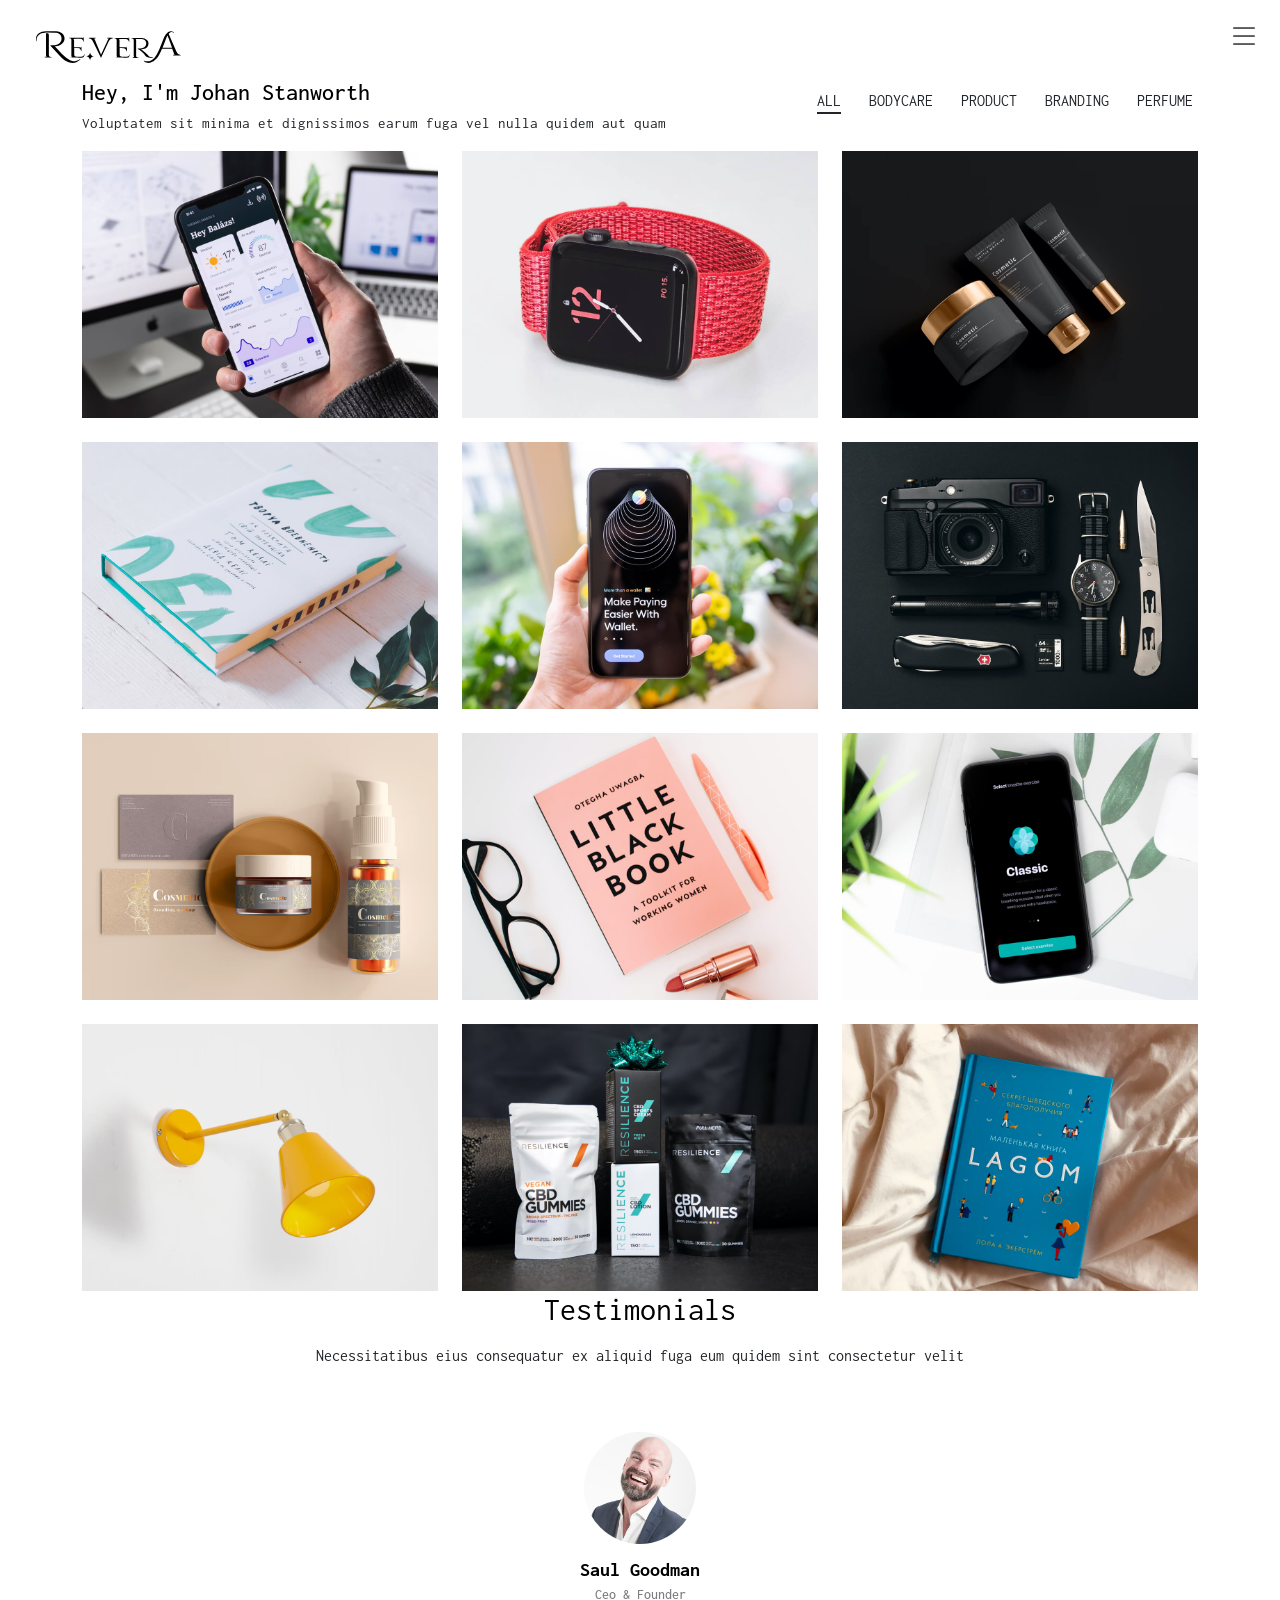
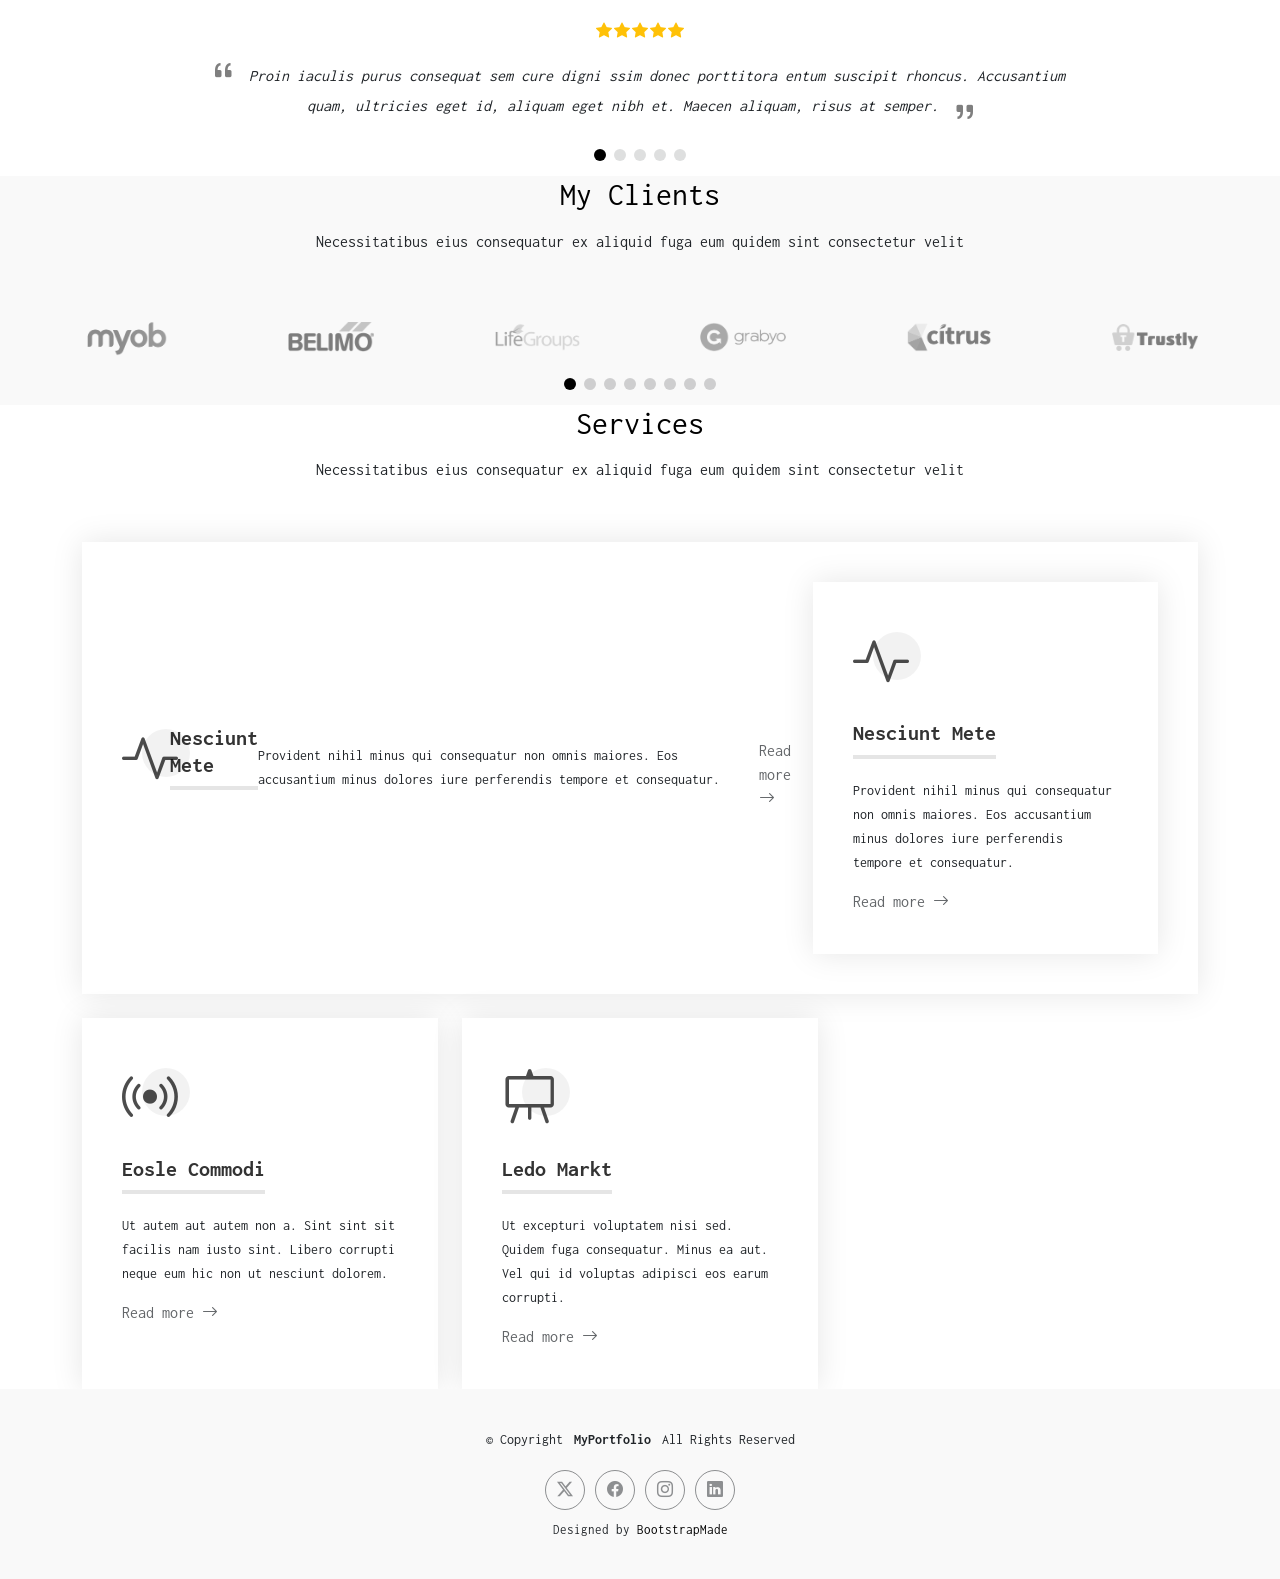
<file: index.html>
<!DOCTYPE html>
<html lang="en">

<head>
  <meta charset="utf-8">
  <meta content="width=device-width, initial-scale=1.0" name="viewport">
  <title>Index - MyPortfolio Bootstrap Template</title>
  <meta name="description" content="">
  <meta name="keywords" content="">

  <!-- Favicons -->
  <link href="assets/img/favicon.png" rel="icon">
  <link href="assets/img/apple-touch-icon.png" rel="apple-touch-icon">

  <!-- Fonts -->
  <link href="https://fonts.googleapis.com" rel="preconnect">
  <link href="https://fonts.gstatic.com" rel="preconnect" crossorigin>
  <link href="https://fonts.googleapis.com/css2?family=Inconsolata:wght@200;300;400;500;600;700;800;900&display=swap"
    rel="stylesheet">

  <!-- Vendor CSS Files -->
  <link href="assets/vendor/bootstrap/css/bootstrap.min.css" rel="stylesheet">
  <link href="assets/vendor/bootstrap-icons/bootstrap-icons.css" rel="stylesheet">
  <link href="assets/vendor/aos/aos.css" rel="stylesheet">
  <link href="assets/vendor/glightbox/css/glightbox.min.css" rel="stylesheet">
  <link href="assets/vendor/swiper/swiper-bundle.min.css" rel="stylesheet">

  <!-- Main CSS File -->
  <link href="assets/css/main.css" rel="stylesheet">
  <link href="assets/css/main.css?ver=<?php echo time(); ?>" rel="stylesheet">

  <!-- =======================================================
  * Template Name: MyPortfolio
  * Template URL: https://bootstrapmade.com/myportfolio-bootstrap-portfolio-website-template/
  * Updated: Aug 08 2024 with Bootstrap v5.3.3
  * Author: BootstrapMade.com
  * License: https://bootstrapmade.com/license/
  ======================================================== -->
</head>

<body class="index-page">

  <header id="header" class="header d-flex align-items-center sticky-top">
    <div class="container-fluid  position-relative d-flex align-items-center justify-content-between">

      <style type="text/css">

        #Layer_1{display: none;}
        
        @media (max-width:512px) {
          #Layer_1{display: block;}
          #Layer_2{display: none;}
        }
        /* .st0{fill:#BE1E2D; display: none;}
        @media (max-width:512px) {
          .st0{display: block;}          
          .logo svg path:not(.st0){display: none;} 
        } */
        /* 제외..선택자?
              해석: .logo 안의 svg 안의 path들 중에서 .st0 빼고 전부 선택 */
      </style>

      <a href="index.html" class="logo d-flex align-items-center col-1 ms-4 mt-3">
        <!-- Uncomment the line below if you also wish to use an image logo -->
        <!-- <img src="assets/img/logo.png" alt=""> -->
        <!-- svg 이미지소스로 쓰이기 위해서는 반드시 html5 -->
          <!-- <img src="./logo.svg" alt="logo"> -->
          <svg version="1.1" xmlns="http://www.w3.org/2000/svg" xmlns:xlink="http://www.w3.org/1999/xlink" x="0px" y="0px"
          viewBox="0 0 99.3 21.4" style="enable-background:new 0 0 99.3 21.4;" xml:space="preserve">
       <g id="Layer_1">
         <g>
           <path d="M29.3,18.9c-2,2.7-7.6,4.2-13.5-2.3l-3.3-3.7l-2.8-3c-0.3-0.2-0.1-0.5,0.5-0.4c3.7,0.2,6.7-1.5,6.7-4.4c0-2.8-1.9-4-4.4-4
             L7.1,1C6.7,1,6.2,1,6,1.1C2.2,1.2,0.1,3.4,0.4,6.6c0,0.1-0.2,0.3-0.3,0c-0.8-3.5,1.6-6.5,6.5-6.5h5.8c2.8,0,6.5,1.1,6.5,4.9
             c0,2.3-2,4.6-4.9,5c-0.6,0.1-1.1,0.1-1.6,0.1l1.7,1.8l3.1,3.3c4.5,4.5,6.7,6,11.9,3.4C29.3,18.6,29.6,18.7,29.3,18.9z M10.3,17.4
             c0,0.2-0.2,0.2-0.5,0.2H6.2c-0.3,0-0.5-0.1-0.5-0.3c0-0.1,0.1-0.2,0.3-0.2h1.3c0,0-0.6-0.1-0.7-1c0,0,0-1,0-2.5
             c0-4.1,0-11.4,0-11.4c0-0.3,0-0.5-0.1-0.7h1.3c0,0,0.6,0.2,0.7,1c0,0.1,0,9.8,0,10.8v2.6c0,1.1,0.8,1.3,1.6,1.4
             C10.3,17.3,10.3,17.4,10.3,17.4z"/>
           <path d="M23.5,16.9c0-0.7,0.5-1.2,1.1-1.2c0.8-0.1,1.5,0.7,1.4,1.5c-0.1,0.6-0.6,1-1.2,1C24,18.2,23.5,17.6,23.5,16.9z"/>
           <path d="M46,16c0,0.2-0.2,0.2-0.5,0.2h-4.1c-0.3,0-0.4,0-0.4-0.2c0-0.1,0-0.2,0.2-0.2h1.2c0,0-0.4-0.1-0.8-0.8
             c0-0.1-0.5-1.4-1.2-3.2h-6.8l-0.4,1.1c-3.2,8.3-8.7,9.7-11.5,7.2c-0.3-0.3-0.1-0.3,0.1-0.3c4.7,1.6,7.4-1.7,10-7.5l2.7-6.7
             c1.7-4.4,4.2-6.6,7-4.7c0.2,0.2,0.1,0.4-0.1,0.3c-0.8-0.4-1.4-0.5-2.1-0.2l-1.1,0.8c-0.1,0.1-0.2,0.2-0.3,0.3L43,13.3
             c0.6,1.3,1.2,2.3,2.4,2.4C45.5,15.8,46,15.8,46,16z M40.3,11.1c-1.1-3.1-2.6-7-3-8.1c-0.4,0.6-0.7,1.3-1,2.2l-2.3,5.9H40.3z"/>
         </g>
       </g>
       <g id="Layer_2">
         <g>
           <path d="M32.3,15.4c0,0.1-0.5,1.4-0.8,1.9c-0.2,0.2-0.6,0.5-1.8,0.4c-1.7,0-4.8-0.1-4.9-0.1c-0.3,0-1.1,0-1.7,0.1
             c-0.2,0-0.4,0-0.4-0.1c0-0.1,0-0.1,0.1-0.1l1.2-0.1c0,0-0.5-0.1-0.6-0.8V5.8c0-0.7-0.7-1-1.1-1l-0.2,0C22,4.8,22,4.7,22,4.6
             c0-0.1,0.2-0.1,0.4-0.1h8C31,4.5,31.2,5,31.2,5l0-0.6c0-0.1,0-0.2,0.2-0.2c0.2,0,0.2,0.1,0.2,0.4c0,0,0,2.1,0.1,2.3
             c0,0.2,0,0.3-0.1,0.3c-0.1,0-0.2-0.1-0.2-0.3c-0.1-0.6-0.8-1.7-2-1.7c-1.6-0.1-3.1,0-4.8,0.1c0,0,0.5,0.1,0.6,0.8c0,0,0,2.3,0,4.6
             c1.2,0,2.4,0,3.6,0c0.7,0,0.9,0.5,0.9,0.5l0-0.6c0-0.1,0.1-0.2,0.2-0.2c0.1,0,0.2,0.2,0.2,0.4c0,0,0,2.1,0,2.3
             c0,0.2,0,0.3-0.1,0.3c-0.1,0-0.2-0.1-0.2-0.3c-0.1-0.6-0.7-1.7-2-1.8c-0.8-0.1-1.6-0.1-2.5-0.1c0,2.1,0,4,0,4
             c0,1.2,0.2,1.7,1.8,1.8c0.1,0,2.3,0,2.9,0c0.4,0,0.8-0.1,1.3-0.5c0.4-0.3,0.8-0.9,0.9-1.2c0.1-0.2,0.1-0.2,0.2-0.2
             C32.3,15.1,32.3,15.3,32.3,15.4z"/>
           <path d="M50.9,4.7c0,0.1-0.1,0.2-0.2,0.2c-1.4,0-2.1,1.1-2.6,2L44,15.7c0,0-0.5,0.9-0.8,1.8c-0.1,0.2-0.2,0.2-0.3,0L37.7,6.9
             c-0.7-1.4-0.9-1.7-2.6-2c-0.1,0-0.2-0.1-0.2-0.2s0.2-0.1,0.4-0.2h3.8c0.2,0,0.4,0.1,0.4,0.2c0,0.1,0,0.2-0.2,0.2h-1.1
             c0,0,0.4,0.1,0.7,0.7c0.1,0.2,4.2,10,4.2,10s4.5-9.8,4.6-10c0.4-0.6,0.7-0.7,0.7-0.7h-1.1c-0.2,0-0.2-0.1-0.2-0.2
             c0-0.1,0.2-0.2,0.4-0.2h3C50.8,4.6,50.9,4.6,50.9,4.7z"/>
           <path d="M62.3,15.4c0,0.1-0.5,1.4-0.8,1.9c-0.2,0.2-0.6,0.5-1.8,0.4c-1.7,0-4.8-0.1-4.9-0.1c-0.3,0-1.1,0-1.7,0.1
             c-0.2,0-0.4,0-0.4-0.1c0-0.1,0-0.1,0.1-0.1l1.2-0.1c0,0-0.5-0.1-0.6-0.8V5.9c0-0.7-0.7-1-1.1-1l-0.2,0C52,4.9,52,4.8,52,4.7
             c0-0.1,0.2-0.1,0.4-0.1h8c0.7,0,0.9,0.5,0.9,0.5l0-0.6c0-0.1,0-0.2,0.2-0.2c0.2,0,0.2,0.1,0.2,0.4c0,0,0,2,0.1,2.3
             c0,0.2,0,0.3-0.1,0.3c-0.1,0-0.2-0.1-0.2-0.3c-0.1-0.6-0.8-1.7-2-1.7c-1.6-0.1-3.1,0-4.8,0.1c0,0,0.5,0.1,0.6,0.8c0,0,0,2.3,0,4.6
             c1.2,0,2.4,0,3.6,0c0.7,0,0.9,0.5,0.9,0.5l0-0.6c0-0.1,0.1-0.2,0.2-0.2c0.1,0,0.2,0.2,0.2,0.4c0,0,0,2,0,2.3c0,0.2,0,0.3-0.1,0.3
             c-0.1,0-0.2-0.1-0.2-0.3c-0.1-0.6-0.7-1.7-2-1.8c-0.8-0.1-1.6-0.1-2.5-0.1c0,2,0,3.9,0,3.9c0,1.2,0.2,1.7,1.8,1.8
             c0.1,0,2.3,0,2.9,0c0.4,0,0.8-0.1,1.3-0.5c0.4-0.3,0.8-0.9,0.9-1.2c0.1-0.2,0.1-0.2,0.2-0.2C62.3,15.2,62.3,15.3,62.3,15.4z"/>
           <path d="M77.3,17.5c0,0.1-0.1,0.2-0.3,0.2h-0.9c-0.7,0-2.5,0-3.6-1.2c-1.1-1.3-2.8-3.5-5-4.5v0c-0.3-0.1-0.2-0.4,0.3-0.4
             C71,11.7,73,10.4,73,8.3c0-2.1-1.6-3-3.7-3c0,0-0.9,0-1.1,0c-0.1,0-0.2,0-2.4,0.1c0,0,0.5,0.1,0.5,0.8c0,0.1,0,10.3,0,10.3
             c0,0.8,0.7,0.9,1.4,1c0.2,0,0.2,0.1,0.2,0.2c0,0.1-0.2,0.1-0.4,0.1h-3.1c-0.3,0-0.4-0.1-0.4-0.2c0-0.1,0.1-0.2,0.3-0.2h1
             c0,0-0.5-0.1-0.6-0.8c0,0,0-10.7,0-10.7c0-0.7-0.7-1-1.4-1c-0.2,0-0.2-0.1-0.2-0.2s0.2-0.1,0.4-0.1h5.6c2.4,0,5.4,0.8,5.4,3.7
             c0,1.8-1.2,3.4-3.6,3.7c-0.5,0.1-0.9,0.1-1.4,0.1c1.7,0.9,4,3.3,5.1,4.4c0.3,0.4,1,0.8,1.9,0.8l0.2,0
             C77.3,17.4,77.3,17.5,77.3,17.5z"/>
         </g>
         <g>
           <path d="M33.2,16.8c1.8-0.5,2.1-0.9,2.6-2.6c0.5,1.8,0.9,2.1,2.6,2.6c-1.8,0.5-2.1,0.9-2.6,2.6C35.3,17.7,34.9,17.3,33.2,16.8z"/>
         </g>
         <path d="M29.3,18.9c-2.5,2.6-7.6,4.2-13.5-2.3l-3.3-3.7l-2.8-3c-0.3-0.2-0.1-0.5,0.5-0.4c3.7,0.2,6.7-1.5,6.7-4.4
           c0-2.8-1.9-4-4.4-4L7.1,1C6.7,1,6.2,1,6,1.1C2.2,1.2,0.1,3.4,0.4,6.6c0,0.1-0.2,0.3-0.3,0c-0.8-3.5,1.6-6.5,6.5-6.5h5.8
           c2.8,0,6.5,1.1,6.5,4.9c0,2.3-2,4.6-4.9,5c-0.6,0.1-1.1,0.1-1.6,0.1l1.7,1.8l3.1,3.3c4.5,4.5,8.4,6.3,11.9,3.4
           C29.3,18.6,29.6,18.7,29.3,18.9z M10.3,17.4c0,0.2-0.2,0.2-0.5,0.2H6.2c-0.3,0-0.5-0.1-0.5-0.3c0-0.1,0.1-0.2,0.3-0.2h1.3
           c0,0-0.6-0.1-0.7-1c0,0,0-1,0-2.5c0-4.1,0-11.4,0-11.4c0-0.3,0-0.5-0.1-0.7h1.3c0,0,0.6,0.2,0.7,1c0,0.1,0,9.8,0,10.8v2.6
           c0,1.1,0.8,1.3,1.6,1.4C10.3,17.3,10.3,17.4,10.3,17.4z"/>
         <path d="M95.8,16c0,0.2-0.2,0.2-0.5,0.2h-4.1c-0.3,0-0.4,0-0.4-0.2c0-0.1,0-0.2,0.2-0.2h1.2c0,0-0.4-0.1-0.8-0.8
           c0-0.1-0.5-1.4-1.2-3.2h-6.8L83,12.8c-3.2,8.3-8.7,9.7-11.5,7.2c-0.3-0.3-0.1-0.3,0.1-0.3c4.7,1.6,7.4-1.7,10-7.5l2.7-6.7
           c1.7-4.4,4.2-6.6,7-4.7c0.2,0.2,0.1,0.4-0.1,0.3c-0.8-0.4-1.4-0.5-2.1-0.2l-1.1,0.8C88,1.8,87.9,1.9,87.9,2l4.9,11.3
           c0.6,1.3,1.2,2.3,2.4,2.4C95.3,15.8,95.8,15.8,95.8,16z M90.1,11.1c-1.1-3.1-2.6-7-3-8.1c-0.4,0.6-0.7,1.3-1,2.2l-2.3,5.9H90.1z"/>
       </g>
       </svg>
       
       



      </a>

      <nav id="navmenu" class="navmenu">
        <ul>
          <li><a href="index.html" class="active">Home</a></li>
          <li><a href="about.html">About</a></li>
          <li><a href="services.html">Services</a></li>
          <li><a href="portfolio.html">Portfolio</a></li>
          <li class="dropdown"><a href="#"><span>Dropdown</span> <i class="bi bi-chevron-down toggle-dropdown"></i></a>
            <ul>
              <li><a href="#">Dropdown 1</a></li>
              <li class="dropdown"><a href="#"><span>Deep Dropdown</span> <i
                    class="bi bi-chevron-down toggle-dropdown"></i></a>
                <ul>
                  <li><a href="#">Deep Dropdown 1</a></li>
                  <li><a href="#">Deep Dropdown 2</a></li>
                  <li><a href="#">Deep Dropdown 3</a></li>
                  <li><a href="#">Deep Dropdown 4</a></li>
                  <li><a href="#">Deep Dropdown 5</a></li>
                </ul>
              </li>
              <li><a href="#">Dropdown 2</a></li>
              <li><a href="#">Dropdown 3</a></li>
              <li><a href="#">Dropdown 4</a></li>
            </ul>
          </li>
          <li><a href="contact.html">Contact</a></li>
        </ul>
        <i class="mobile-nav-toggle d-xl-none bi bi-list"></i>
      </nav>

    </div>
  </header>

  <main class="main">

    <!-- Portfolio Section -->
    <section id="portfolio" class="portfolio section">

      <div class="container">

        <div class="isotope-layout" data-default-filter="*" data-layout="masonry" data-sort="original-order">

          <div class="row align-items-center">
            <div class="col-lg-7 portfolio-info">
              <h3>Hey, I'm Johan Stanworth</h3>
              <p>Voluptatem sit minima et dignissimos earum fuga vel nulla quidem aut quam</p>
            </div>
            <div id="toggle" class="col-lg-5 text-center text-lg-end">
              <ul class="portfolio-filters isotope-filters" data-aos="fade-up" data-aos-delay="100">

                <!-- <li data-filter="*" class="filter-active">All</li>
                <li data-filter=".filter-bodycare">App</li>
                <li data-filter=".filter-haircare">Product</li>
                <li data-filter=".filter-footcare">Branding</li>
                <li data-filter=".filter-perfume">Books</li> -->
                
                <!-- <li data-filter="*" class="filter-active">All</li>
                <li data-filter=".filter-app">App</li>
                <li data-filter=".filter-product">Product</li>
                <li data-filter=".filter-branding">Branding</li>
                <li data-filter=".filter-books">Books</li> -->
                
              </ul><!-- End Portfolio Filters -->
            </div>
          </div>

          <div class="row gy-4 isotope-container" data-aos="fade-up" data-aos-delay="200"
            style="position: relative; height: 1344px;">

            <div class="col-lg-4 col-md-6 portfolio-item isotope-item filter-bodycare"
              style="position: absolute; left: 0px; top: 0px;">
              <div class="portfolio-content h-100">
                <img src="assets/img/portfolio/app-1.jpg" class="img-fluid" alt="">
                <div class="portfolio-info">
                  <h4>App 1</h4>
                  <p>Lorem ipsum</p>
                  <div>
                    <a href="assets/img/portfolio/app-1.jpg" title="App 1" data-gallery="portfolio-gallery-app"
                      class="glightbox preview-link"><i class="bi bi-zoom-in"></i></a>
                    <a href="portfolio-details.html" title="More Details" class="details-link"><i
                        class="bi bi-link-45deg"></i></a>
                  </div>
                </div>
              </div>
            </div><!-- End Portfolio Item -->

            <div class="col-lg-4 col-md-6 portfolio-item isotope-item filter-bodycare"
              style="position: absolute; left: 440px; top: 0px;">
              <div class="portfolio-content h-100">
                <img src="assets/img/portfolio/product-1.jpg" class="img-fluid" alt="">
                <div class="portfolio-info">
                  <h4>Product 1</h4>
                  <p>Lorem ipsum</p>
                  <div>
                    <a href="assets/img/portfolio/product-1.jpg" title="Product 1"
                      data-gallery="portfolio-gallery-product" class="glightbox preview-link"><i
                        class="bi bi-zoom-in"></i></a>
                    <a href="portfolio-details.html" title="More Details" class="details-link"><i
                        class="bi bi-link-45deg"></i></a>
                  </div>
                </div>
              </div>
            </div><!-- End Portfolio Item -->

            <div class="col-lg-4 col-md-6 portfolio-item isotope-item filter-footcare"
              style="position: absolute; left: 880px; top: 0px;">
              <div class="portfolio-content h-100">
                <img src="assets/img/portfolio/branding-1.jpg" class="img-fluid" alt="">
                <div class="portfolio-info">
                  <h4>Branding 1</h4>
                  <p>Lorem ipsum</p>
                  <div>
                    <a href="assets/img/portfolio/branding-1.jpg" title="Branding 1"
                      data-gallery="portfolio-gallery-branding" class="glightbox preview-link"><i
                        class="bi bi-zoom-in"></i></a>
                    <a href="portfolio-details.html" title="More Details" class="details-link"><i
                        class="bi bi-link-45deg"></i></a>
                  </div>
                </div>
              </div>
            </div><!-- End Portfolio Item -->

            <div class="col-lg-4 col-md-6 portfolio-item isotope-item filter-perfume"
              style="position: absolute; left: 0px; top: 336px;">
              <div class="portfolio-content h-100">
                <img src="assets/img/portfolio/books-1.jpg" class="img-fluid" alt="">
                <div class="portfolio-info">
                  <h4>Books 1</h4>
                  <p>Lorem ipsum</p>
                  <div>
                    <a href="assets/img/portfolio/books-1.jpg" title="Branding 1" data-gallery="portfolio-gallery-book"
                      class="glightbox preview-link"><i class="bi bi-zoom-in"></i></a>
                    <a href="portfolio-details.html" title="More Details" class="details-link"><i
                        class="bi bi-link-45deg"></i></a>
                  </div>
                </div>
              </div>
            </div><!-- End Portfolio Item -->

            <div class="col-lg-4 col-md-6 portfolio-item isotope-item filter-perfume"
              style="position: absolute; left: 440px; top: 336px;">
              <div class="portfolio-content h-100">
                <img src="assets/img/portfolio/app-2.jpg" class="img-fluid" alt="">
                <div class="portfolio-info">
                  <h4>App 2</h4>
                  <p>Lorem ipsum</p>
                  <div>
                    <a href="assets/img/portfolio/app-2.jpg" title="App 2" data-gallery="portfolio-gallery-app"
                      class="glightbox preview-link"><i class="bi bi-zoom-in"></i></a>
                    <a href="portfolio-details.html" title="More Details" class="details-link"><i
                        class="bi bi-link-45deg"></i></a>
                  </div>
                </div>
              </div>
            </div><!-- End Portfolio Item -->

            <div class="col-lg-4 col-md-6 portfolio-item isotope-item filter-haircare"
              style="position: absolute; left: 880px; top: 336px;">
              <div class="portfolio-content h-100">
                <img src="assets/img/portfolio/product-2.jpg" class="img-fluid" alt="">
                <div class="portfolio-info">
                  <h4>Product 2</h4>
                  <p>Lorem ipsum</p>
                  <div>
                    <a href="assets/img/portfolio/product-2.jpg" title="Product 2"
                      data-gallery="portfolio-gallery-product" class="glightbox preview-link"><i
                        class="bi bi-zoom-in"></i></a>
                    <a href="portfolio-details.html" title="More Details" class="details-link"><i
                        class="bi bi-link-45deg"></i></a>
                  </div>
                </div>
              </div>
            </div><!-- End Portfolio Item -->

            <div class="col-lg-4 col-md-6 portfolio-item isotope-item filter-footcare"
              style="position: absolute; left: 0px; top: 672px;">
              <div class="portfolio-content h-100">
                <img src="assets/img/portfolio/branding-2.jpg" class="img-fluid" alt="">
                <div class="portfolio-info">
                  <h4>Branding 2</h4>
                  <p>Lorem ipsum</p>
                  <div>
                    <a href="assets/img/portfolio/branding-2.jpg" title="Branding 2"
                      data-gallery="portfolio-gallery-branding" class="glightbox preview-link"><i
                        class="bi bi-zoom-in"></i></a>
                    <a href="portfolio-details.html" title="More Details" class="details-link"><i
                        class="bi bi-link-45deg"></i></a>
                  </div>
                </div>
              </div>
            </div><!-- End Portfolio Item -->

            <div class="col-lg-4 col-md-6 portfolio-item isotope-item filter-footcare"
              style="position: absolute; left: 440px; top: 672px;">
              <div class="portfolio-content h-100">
                <img src="assets/img/portfolio/books-2.jpg" class="img-fluid" alt="">
                <div class="portfolio-info">
                  <h4>Books 2</h4>
                  <p>Lorem ipsum</p>
                  <div>
                    <a href="assets/img/portfolio/books-2.jpg" title="Branding 2" data-gallery="portfolio-gallery-book"
                      class="glightbox preview-link"><i class="bi bi-zoom-in"></i></a>
                    <a href="portfolio-details.html" title="More Details" class="details-link"><i
                        class="bi bi-link-45deg"></i></a>
                  </div>
                </div>
              </div>
            </div><!-- End Portfolio Item -->

            <div class="col-lg-4 col-md-6 portfolio-item isotope-item filter-bodycare"
              style="position: absolute; left: 880px; top: 672px;">
              <div class="portfolio-content h-100">
                <img src="assets/img/portfolio/app-3.jpg" class="img-fluid" alt="">
                <div class="portfolio-info">
                  <h4>App 3</h4>
                  <p>Lorem ipsum</p>
                  <div>
                    <a href="assets/img/portfolio/app-3.jpg" title="App 3" data-gallery="portfolio-gallery-app"
                      class="glightbox preview-link"><i class="bi bi-zoom-in"></i></a>
                    <a href="portfolio-details.html" title="More Details" class="details-link"><i
                        class="bi bi-link-45deg"></i></a>
                  </div>
                </div>
              </div>
            </div><!-- End Portfolio Item -->

            <div class="col-lg-4 col-md-6 portfolio-item isotope-item filter-haircare"
              style="position: absolute; left: 0px; top: 1008px;">
              <div class="portfolio-content h-100">
                <img src="assets/img/portfolio/product-3.jpg" class="img-fluid" alt="">
                <div class="portfolio-info">
                  <h4>Product 3</h4>
                  <p>Lorem ipsum</p>
                  <div>
                    <a href="assets/img/portfolio/product-3.jpg" title="Product 3"
                      data-gallery="portfolio-gallery-product" class="glightbox preview-link"><i
                        class="bi bi-zoom-in"></i></a>
                    <a href="portfolio-details.html" title="More Details" class="details-link"><i
                        class="bi bi-link-45deg"></i></a>
                  </div>
                </div>
              </div>
            </div><!-- End Portfolio Item -->

            <div class="col-lg-4 col-md-6 portfolio-item isotope-item filter-footcare"
              style="position: absolute; left: 440px; top: 1008px;">
              <div class="portfolio-content h-100">
                <img src="assets/img/portfolio/branding-3.jpg" class="img-fluid" alt="">
                <div class="portfolio-info">
                  <h4>Branding 3</h4>
                  <p>Lorem ipsum</p>
                  <div>
                    <a href="assets/img/portfolio/branding-3.jpg" title="Branding 2"
                      data-gallery="portfolio-gallery-branding" class="glightbox preview-link"><i
                        class="bi bi-zoom-in"></i></a>
                    <a href="portfolio-details.html" title="More Details" class="details-link"><i
                        class="bi bi-link-45deg"></i></a>
                  </div>
                </div>
              </div>
            </div><!-- End Portfolio Item -->

            <div class="col-lg-4 col-md-6 portfolio-item isotope-item filter-perfume"
              style="position: absolute; left: 880px; top: 1008px;">
              <div class="portfolio-content h-100">
                <img src="assets/img/portfolio/books-3.jpg" class="img-fluid" alt="">
                <div class="portfolio-info">
                  <h4>Books 3</h4>
                  <p>Lorem ipsum</p>
                  <div>
                    <a href="assets/img/portfolio/books-3.jpg" title="Branding 3" data-gallery="portfolio-gallery-book"
                      class="glightbox preview-link"><i class="bi bi-zoom-in"></i></a>
                    <a href="portfolio-details.html" title="More Details" class="details-link"><i
                        class="bi bi-link-45deg"></i></a>
                  </div>
                </div>
              </div>
            </div><!-- End Portfolio Item -->

          </div><!-- End Portfolio Container -->

        </div>

      </div>

    </section><!-- /Portfolio Section -->



    <!-- Testimonials Section -->
    <section id="testimonials" class="testimonials section">

      <!-- Section Title -->
      <div class="container section-title" data-aos="fade-up">
        <h2>Testimonials</h2>
        <p>Necessitatibus eius consequatur ex aliquid fuga eum quidem sint consectetur velit</p>
      </div><!-- End Section Title -->

      <div class="container" data-aos="fade-up" data-aos-delay="100">

        <div class="swiper init-swiper">
          <script type="application/json" class="swiper-config">
        {
          "loop": true,
          "speed": 600,
          "autoplay": {
            "delay": 5000
          },
          "slidesPerView": "auto",
          "pagination": {
            "el": ".swiper-pagination",
            "type": "bullets",
            "clickable": true
          }
        }
      </script>
          <div class="swiper-wrapper">

            <div class="swiper-slide">
              <div class="testimonial-item">
                <img src="assets/img/testimonials/testimonials-1.jpg" class="testimonial-img" alt="">
                <h3>Saul Goodman</h3>
                <h4>Ceo &amp; Founder</h4>
                <div class="stars">
                  <i class="bi bi-star-fill"></i><i class="bi bi-star-fill"></i><i class="bi bi-star-fill"></i><i
                    class="bi bi-star-fill"></i><i class="bi bi-star-fill"></i>
                </div>
                <p>
                  <i class="bi bi-quote quote-icon-left"></i>
                  <span>Proin iaculis purus consequat sem cure digni ssim donec porttitora entum suscipit rhoncus.
                    Accusantium quam, ultricies eget id, aliquam eget nibh et. Maecen aliquam, risus at semper.</span>
                  <i class="bi bi-quote quote-icon-right"></i>
                </p>
              </div>
            </div><!-- End testimonial item -->

            <div class="swiper-slide">
              <div class="testimonial-item">
                <img src="assets/img/testimonials/testimonials-2.jpg" class="testimonial-img" alt="">
                <h3>Sara Wilsson</h3>
                <h4>Designer</h4>
                <div class="stars">
                  <i class="bi bi-star-fill"></i><i class="bi bi-star-fill"></i><i class="bi bi-star-fill"></i><i
                    class="bi bi-star-fill"></i><i class="bi bi-star-fill"></i>
                </div>
                <p>
                  <i class="bi bi-quote quote-icon-left"></i>
                  <span>Export tempor illum tamen malis malis eram quae irure esse labore quem cillum quid cillum eram
                    malis quorum velit fore eram velit sunt aliqua noster fugiat irure amet legam anim culpa.</span>
                  <i class="bi bi-quote quote-icon-right"></i>
                </p>
              </div>
            </div><!-- End testimonial item -->

            <div class="swiper-slide">
              <div class="testimonial-item">
                <img src="assets/img/testimonials/testimonials-3.jpg" class="testimonial-img" alt="">
                <h3>Jena Karlis</h3>
                <h4>Store Owner</h4>
                <div class="stars">
                  <i class="bi bi-star-fill"></i><i class="bi bi-star-fill"></i><i class="bi bi-star-fill"></i><i
                    class="bi bi-star-fill"></i><i class="bi bi-star-fill"></i>
                </div>
                <p>
                  <i class="bi bi-quote quote-icon-left"></i>
                  <span>Enim nisi quem export duis labore cillum quae magna enim sint quorum nulla quem veniam duis
                    minim tempor labore quem eram duis noster aute amet eram fore quis sint minim.</span>
                  <i class="bi bi-quote quote-icon-right"></i>
                </p>
              </div>
            </div><!-- End testimonial item -->

            <div class="swiper-slide">
              <div class="testimonial-item">
                <img src="assets/img/testimonials/testimonials-4.jpg" class="testimonial-img" alt="">
                <h3>Matt Brandon</h3>
                <h4>Freelancer</h4>
                <div class="stars">
                  <i class="bi bi-star-fill"></i><i class="bi bi-star-fill"></i><i class="bi bi-star-fill"></i><i
                    class="bi bi-star-fill"></i><i class="bi bi-star-fill"></i>
                </div>
                <p>
                  <i class="bi bi-quote quote-icon-left"></i>
                  <span>Fugiat enim eram quae cillum dolore dolor amet nulla culpa multos export minim fugiat minim
                    velit minim dolor enim duis veniam ipsum anim magna sunt elit fore quem dolore labore illum
                    veniam.</span>
                  <i class="bi bi-quote quote-icon-right"></i>
                </p>
              </div>
            </div><!-- End testimonial item -->

            <div class="swiper-slide">
              <div class="testimonial-item">
                <img src="assets/img/testimonials/testimonials-5.jpg" class="testimonial-img" alt="">
                <h3>John Larson</h3>
                <h4>Entrepreneur</h4>
                <div class="stars">
                  <i class="bi bi-star-fill"></i><i class="bi bi-star-fill"></i><i class="bi bi-star-fill"></i><i
                    class="bi bi-star-fill"></i><i class="bi bi-star-fill"></i>
                </div>
                <p>
                  <i class="bi bi-quote quote-icon-left"></i>
                  <span>Quis quorum aliqua sint quem legam fore sunt eram irure aliqua veniam tempor noster veniam enim
                    culpa labore duis sunt culpa nulla illum cillum fugiat legam esse veniam culpa fore nisi cillum
                    quid.</span>
                  <i class="bi bi-quote quote-icon-right"></i>
                </p>
              </div>
            </div><!-- End testimonial item -->

          </div>
          <div class="swiper-pagination"></div>
        </div>

      </div>

    </section><!-- /Testimonials Section -->



    <!-- Clients Section -->
    <section id="clients" class="clients section light-background">

      <!-- Section Title -->
      <div class="container section-title" data-aos="fade-up">
        <h2>My Clients</h2>
        <p>Necessitatibus eius consequatur ex aliquid fuga eum quidem sint consectetur velit</p>
      </div><!-- End Section Title -->

      <div class="container" data-aos="fade-up" data-aos-delay="100">

        <div class="swiper init-swiper">
          <script type="application/json" class="swiper-config">
            {
              "loop": true,
              "speed": 600,
              "autoplay": {
                "delay": 5000
              },
              "slidesPerView": "auto",
              "pagination": {
                "el": ".swiper-pagination",
                "type": "bullets",
                "clickable": true
              },
              "breakpoints": {
                "320": {
                  "slidesPerView": 2,
                  "spaceBetween": 40
                },
                "480": {
                  "slidesPerView": 3,
                  "spaceBetween": 60
                },
                "640": {
                  "slidesPerView": 4,
                  "spaceBetween": 80
                },
                "992": {
                  "slidesPerView": 6,
                  "spaceBetween": 120
                }
              }
            }
          </script>
          <div class="swiper-wrapper align-items-center">
            <div class="swiper-slide"><img src="assets/img/clients/client-1.png" class="img-fluid" alt=""></div>
            <div class="swiper-slide"><img src="assets/img/clients/client-2.png" class="img-fluid" alt=""></div>
            <div class="swiper-slide"><img src="assets/img/clients/client-3.png" class="img-fluid" alt=""></div>
            <div class="swiper-slide"><img src="assets/img/clients/client-4.png" class="img-fluid" alt=""></div>
            <div class="swiper-slide"><img src="assets/img/clients/client-5.png" class="img-fluid" alt=""></div>
            <div class="swiper-slide"><img src="assets/img/clients/client-6.png" class="img-fluid" alt=""></div>
            <div class="swiper-slide"><img src="assets/img/clients/client-7.png" class="img-fluid" alt=""></div>
            <div class="swiper-slide"><img src="assets/img/clients/client-8.png" class="img-fluid" alt=""></div>
          </div>
          <div class="swiper-pagination"></div>
        </div>

      </div>

    </section><!-- /Clients Section -->

    <!-- Services Section -->
    <section id="services" class="services section">

      <!-- Section Title -->
      <div class="container section-title" data-aos="fade-up">
        <h2>Services</h2>
        <p>Necessitatibus eius consequatur ex aliquid fuga eum quidem sint consectetur velit</p>
      </div><!-- End Section Title -->

      <div class="container">

        <div class="row gy-4">

          <div class="col-lg-12 md-2" data-aos="fade-up" data-aos-delay="100">
            <div class="service-item  position-relative d-flex align-items-center">
              <div class="icon">
                <i class="bi bi-activity"></i>
              </div>
              <h3>Nesciunt Mete</h3>
              <p>Provident nihil minus qui consequatur non omnis maiores. Eos accusantium minus dolores iure perferendis
                tempore et consequatur.</p>
              <a href="service-details.html" class="readmore stretched-link">Read more <i
                  class="bi bi-arrow-right"></i></a>

              <div class="col-lg-4" data-aos="fade-up" data-aos-delay="100">
                <div class="service-item  position-relative">
                  <div class="icon">
                    <i class="bi bi-activity"></i>
                  </div>
                  <h3>Nesciunt Mete</h3>
                  <p>Provident nihil minus qui consequatur non omnis maiores. Eos accusantium minus dolores iure
                    perferendis tempore et consequatur.</p>
                  <a href="service-details.html" class="readmore stretched-link">Read more <i
                      class="bi bi-arrow-right"></i></a>
                </div>
              </div><!-- End Service Item -->

            </div>

          </div><!-- End Service Item -->


          <div class="col-lg-4 md-2" data-aos="fade-up" data-aos-delay="200">
            <div class="service-item position-relative">
              <div class="icon">
                <i class="bi bi-broadcast"></i>
              </div>
              <h3>Eosle Commodi</h3>
              <p>Ut autem aut autem non a. Sint sint sit facilis nam iusto sint. Libero corrupti neque eum hic non ut
                nesciunt dolorem.</p>
              <a href="service-details.html" class="readmore stretched-link">Read more <i
                  class="bi bi-arrow-right"></i></a>
            </div>
          </div><!-- End Service Item -->

          <div class="col-lg-4 md-2" data-aos="fade-up" data-aos-delay="300">
            <div class="service-item position-relative">
              <div class="icon">
                <i class="bi bi-easel"></i>
              </div>
              <h3>Ledo Markt</h3>
              <p>Ut excepturi voluptatem nisi sed. Quidem fuga consequatur. Minus ea aut. Vel qui id voluptas adipisci
                eos earum corrupti.</p>
              <a href="service-details.html" class="readmore stretched-link">Read more <i
                  class="bi bi-arrow-right"></i></a>
            </div>
          </div><!-- End Service Item -->
          <!-- End Service Item -->

        </div>

      </div>

    </section><!-- /Services Section -->



  </main>

  <footer id="footer" class="footer light-background">

    <div class="container">
      <div class="copyright text-center ">
        <p>© <span>Copyright</span> <strong class="px-1 sitename">MyPortfolio</strong> <span>All Rights Reserved</span>
        </p>
      </div>
      <div class="social-links d-flex justify-content-center">
        <a href=""><i class="bi bi-twitter-x"></i></a>
        <a href=""><i class="bi bi-facebook"></i></a>
        <a href=""><i class="bi bi-instagram"></i></a>
        <a href=""><i class="bi bi-linkedin"></i></a>
      </div>
      <div class="credits">
        <!-- All the links in the footer should remain intact. -->
        <!-- You can delete the links only if you've purchased the pro version. -->
        <!-- Licensing information: https://bootstrapmade.com/license/ -->
        <!-- Purchase the pro version with working PHP/AJAX contact form: [buy-url] -->
        Designed by <a href="https://bootstrapmade.com/">BootstrapMade</a>
      </div>
    </div>

  </footer>

  <!-- Scroll Top -->
  <a href="#" id="scroll-top" class="scroll-top d-flex align-items-center justify-content-center"><i
      class="bi bi-arrow-up-short"></i></a>

  <!-- Preloader -->
  <div id="preloader"></div>

  <!-- Vendor JS Files -->
  <script src="assets/vendor/bootstrap/js/bootstrap.bundle.min.js"></script>
  <script src="assets/vendor/php-email-form/validate.js"></script>
  <script src="assets/vendor/aos/aos.js"></script>
  <script src="assets/vendor/glightbox/js/glightbox.min.js"></script>
  <script src="assets/vendor/imagesloaded/imagesloaded.pkgd.min.js"></script>
  <script src="assets/vendor/isotope-layout/isotope.pkgd.min.js"></script>
  <script src="assets/vendor/swiper/swiper-bundle.min.js"></script>



    <!-- 유지보수 -->
    <script src="./assets/js/nav.js"></script>
    <script src="./assets/js/bby.js"></script>


      <!-- Main JS File -->
  <script src="assets/js/main.js"></script>

</body>

</html>
</file>
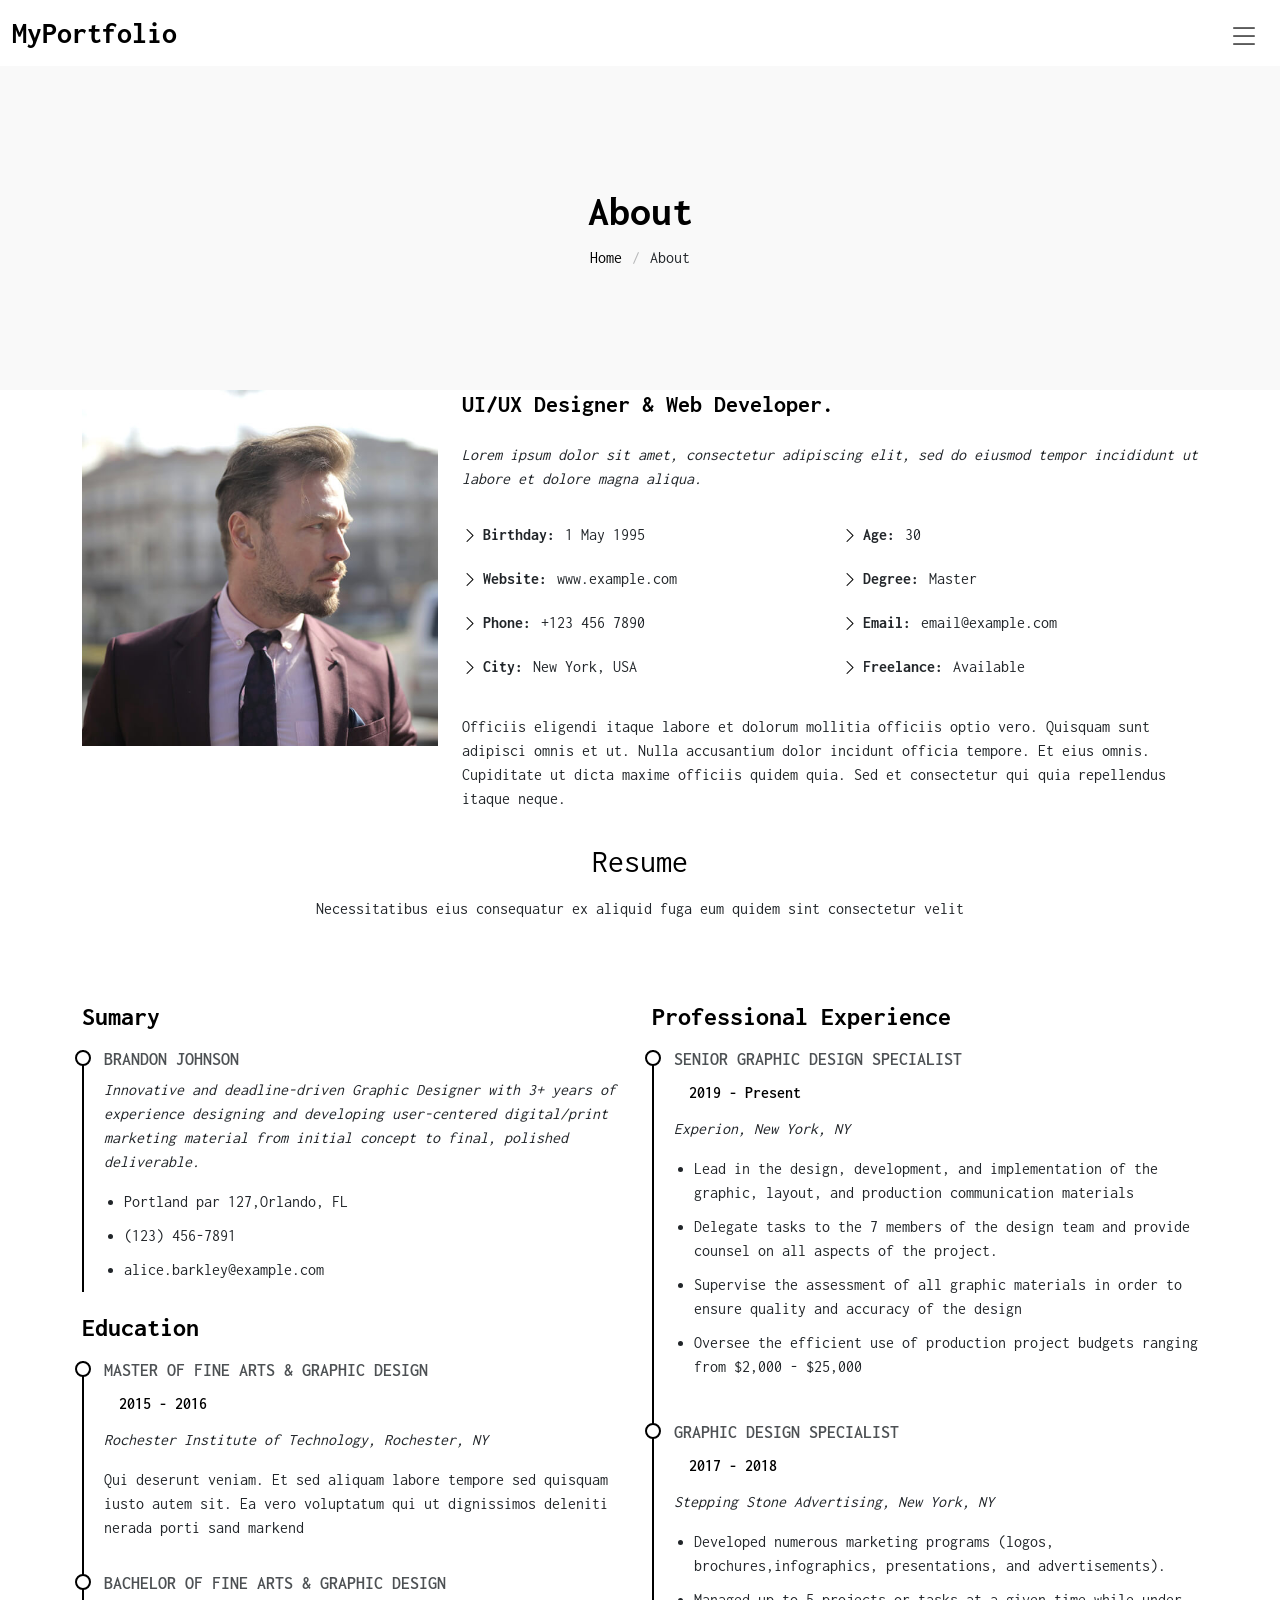
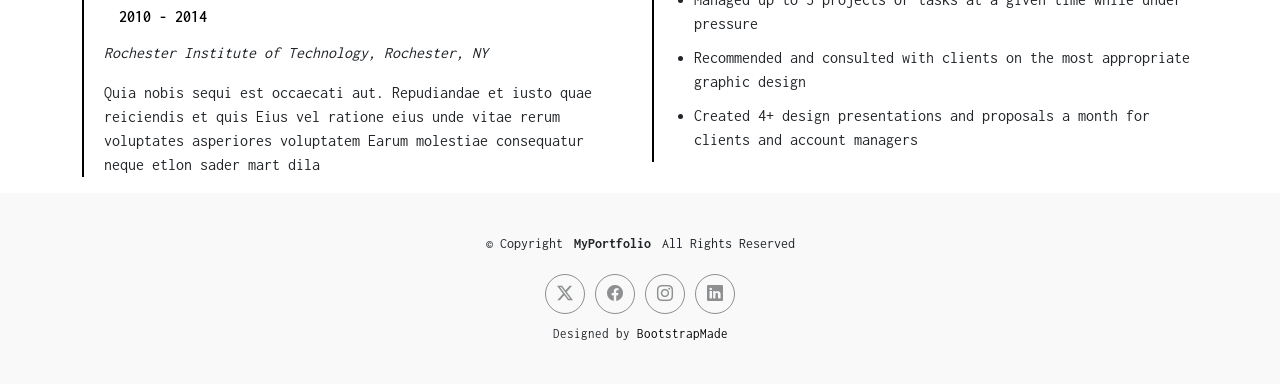
<file: about.html>
<!DOCTYPE html>
<html lang="en">

<head>
  <meta charset="utf-8">
  <meta content="width=device-width, initial-scale=1.0" name="viewport">
  <title>About - MyPortfolio Bootstrap Template</title>
  <meta name="description" content="">
  <meta name="keywords" content="">

  <!-- Favicons -->
  <link href="assets/img/favicon.png" rel="icon">
  <link href="assets/img/apple-touch-icon.png" rel="apple-touch-icon">

  <!-- Fonts -->
  <link href="https://fonts.googleapis.com" rel="preconnect">
  <link href="https://fonts.gstatic.com" rel="preconnect" crossorigin>
  <link href="https://fonts.googleapis.com/css2?family=Inconsolata:wght@200;300;400;500;600;700;800;900&display=swap" rel="stylesheet">

  <!-- Vendor CSS Files -->
  <link href="assets/vendor/bootstrap/css/bootstrap.min.css" rel="stylesheet">
  <link href="assets/vendor/bootstrap-icons/bootstrap-icons.css" rel="stylesheet">
  <link href="assets/vendor/aos/aos.css" rel="stylesheet">
  <link href="assets/vendor/glightbox/css/glightbox.min.css" rel="stylesheet">
  <link href="assets/vendor/swiper/swiper-bundle.min.css" rel="stylesheet">

  <!-- Main CSS File -->
  <link href="assets/css/main.css" rel="stylesheet">

  <!-- =======================================================
  * Template Name: MyPortfolio
  * Template URL: https://bootstrapmade.com/myportfolio-bootstrap-portfolio-website-template/
  * Updated: Aug 08 2024 with Bootstrap v5.3.3
  * Author: BootstrapMade.com
  * License: https://bootstrapmade.com/license/
  ======================================================== -->
</head>

<body class="about-page">

  <header id="header" class="header d-flex align-items-center sticky-top">
    <div class="container-fluid  position-relative d-flex align-items-center justify-content-between">

      <a href="index.html" class="logo d-flex align-items-center">
        <!-- Uncomment the line below if you also wish to use an image logo -->
        <!-- <img src="assets/img/logo.png" alt=""> -->
        <h1 class="sitename">MyPortfolio</h1>
      </a>

      <nav id="navmenu" class="navmenu">
        <ul>
          <li><a href="index.html">Home</a></li>
          <li><a href="about.html" class="active">About</a></li>
          <li><a href="services.html">Services</a></li>
          <li><a href="portfolio.html">Portfolio</a></li>
          <li class="dropdown"><a href="#"><span>Dropdown</span> <i class="bi bi-chevron-down toggle-dropdown"></i></a>
            <ul>
              <li><a href="#">Dropdown 1</a></li>
              <li class="dropdown"><a href="#"><span>Deep Dropdown</span> <i class="bi bi-chevron-down toggle-dropdown"></i></a>
                <ul>
                  <li><a href="#">Deep Dropdown 1</a></li>
                  <li><a href="#">Deep Dropdown 2</a></li>
                  <li><a href="#">Deep Dropdown 3</a></li>
                  <li><a href="#">Deep Dropdown 4</a></li>
                  <li><a href="#">Deep Dropdown 5</a></li>
                </ul>
              </li>
              <li><a href="#">Dropdown 2</a></li>
              <li><a href="#">Dropdown 3</a></li>
              <li><a href="#">Dropdown 4</a></li>
            </ul>
          </li>
          <li><a href="contact.html">Contact</a></li>
        </ul>
        <i class="mobile-nav-toggle d-xl-none bi bi-list"></i>
      </nav>

    </div>
  </header>

  <main class="main">

    <!-- Page Title -->
    <div class="page-title light-background">
      <div class="container">
        <h1>About</h1>
        <nav class="breadcrumbs">
          <ol>
            <li><a href="index.html">Home</a></li>
            <li class="current">About</li>
          </ol>
        </nav>
      </div>
    </div><!-- End Page Title -->

    <!-- About Section -->
    <section id="about" class="about section">

      <div class="container" data-aos="fade-up" data-aos-delay="100">

        <div class="row gy-4 justify-content-center">
          <div class="col-lg-4">
            <img src="assets/img/profile-img.jpg" class="img-fluid" alt="">
          </div>
          <div class="col-lg-8 content">
            <h2>UI/UX Designer &amp; Web Developer.</h2>
            <p class="fst-italic py-3">
              Lorem ipsum dolor sit amet, consectetur adipiscing elit, sed do eiusmod tempor incididunt ut labore et dolore
              magna aliqua.
            </p>
            <div class="row">
              <div class="col-lg-6">
                <ul>
                  <li><i class="bi bi-chevron-right"></i> <strong>Birthday:</strong> <span>1 May 1995</span></li>
                  <li><i class="bi bi-chevron-right"></i> <strong>Website:</strong> <span>www.example.com</span></li>
                  <li><i class="bi bi-chevron-right"></i> <strong>Phone:</strong> <span>+123 456 7890</span></li>
                  <li><i class="bi bi-chevron-right"></i> <strong>City:</strong> <span>New York, USA</span></li>
                </ul>
              </div>
              <div class="col-lg-6">
                <ul>
                  <li><i class="bi bi-chevron-right"></i> <strong>Age:</strong> <span>30</span></li>
                  <li><i class="bi bi-chevron-right"></i> <strong>Degree:</strong> <span>Master</span></li>
                  <li><i class="bi bi-chevron-right"></i> <strong>Email:</strong> <span>email@example.com</span></li>
                  <li><i class="bi bi-chevron-right"></i> <strong>Freelance:</strong> <span>Available</span></li>
                </ul>
              </div>
            </div>
            <p class="py-3">
              Officiis eligendi itaque labore et dolorum mollitia officiis optio vero. Quisquam sunt adipisci omnis et ut. Nulla accusantium dolor incidunt officia tempore. Et eius omnis.
              Cupiditate ut dicta maxime officiis quidem quia. Sed et consectetur qui quia repellendus itaque neque.
            </p>
          </div>
        </div>

      </div>

    </section><!-- /About Section -->

    <!-- Resume Section -->
    <section id="resume" class="resume section">

      <!-- Section Title -->
      <div class="container section-title" data-aos="fade-up">
        <h2>Resume</h2>
        <p>Necessitatibus eius consequatur ex aliquid fuga eum quidem sint consectetur velit</p>
      </div><!-- End Section Title -->

      <div class="container">

        <div class="row">

          <div class="col-lg-6" data-aos="fade-up" data-aos-delay="100">
            <h3 class="resume-title">Sumary</h3>

            <div class="resume-item pb-0">
              <h4>Brandon Johnson</h4>
              <p><em>Innovative and deadline-driven Graphic Designer with 3+ years of experience designing and developing user-centered digital/print marketing material from initial concept to final, polished deliverable.</em></p>
              <ul>
                <li>Portland par 127,Orlando, FL</li>
                <li>(123) 456-7891</li>
                <li>alice.barkley@example.com</li>
              </ul>
            </div><!-- Edn Resume Item -->

            <h3 class="resume-title">Education</h3>
            <div class="resume-item">
              <h4>Master of Fine Arts &amp; Graphic Design</h4>
              <h5>2015 - 2016</h5>
              <p><em>Rochester Institute of Technology, Rochester, NY</em></p>
              <p>Qui deserunt veniam. Et sed aliquam labore tempore sed quisquam iusto autem sit. Ea vero voluptatum qui ut dignissimos deleniti nerada porti sand markend</p>
            </div><!-- Edn Resume Item -->

            <div class="resume-item">
              <h4>Bachelor of Fine Arts &amp; Graphic Design</h4>
              <h5>2010 - 2014</h5>
              <p><em>Rochester Institute of Technology, Rochester, NY</em></p>
              <p>Quia nobis sequi est occaecati aut. Repudiandae et iusto quae reiciendis et quis Eius vel ratione eius unde vitae rerum voluptates asperiores voluptatem Earum molestiae consequatur neque etlon sader mart dila</p>
            </div><!-- Edn Resume Item -->

          </div>

          <div class="col-lg-6" data-aos="fade-up" data-aos-delay="200">
            <h3 class="resume-title">Professional Experience</h3>
            <div class="resume-item">
              <h4>Senior graphic design specialist</h4>
              <h5>2019 - Present</h5>
              <p><em>Experion, New York, NY </em></p>
              <ul>
                <li>Lead in the design, development, and implementation of the graphic, layout, and production communication materials</li>
                <li>Delegate tasks to the 7 members of the design team and provide counsel on all aspects of the project. </li>
                <li>Supervise the assessment of all graphic materials in order to ensure quality and accuracy of the design</li>
                <li>Oversee the efficient use of production project budgets ranging from $2,000 - $25,000</li>
              </ul>
            </div><!-- Edn Resume Item -->

            <div class="resume-item">
              <h4>Graphic design specialist</h4>
              <h5>2017 - 2018</h5>
              <p><em>Stepping Stone Advertising, New York, NY</em></p>
              <ul>
                <li>Developed numerous marketing programs (logos, brochures,infographics, presentations, and advertisements).</li>
                <li>Managed up to 5 projects or tasks at a given time while under pressure</li>
                <li>Recommended and consulted with clients on the most appropriate graphic design</li>
                <li>Created 4+ design presentations and proposals a month for clients and account managers</li>
              </ul>
            </div><!-- Edn Resume Item -->

          </div>

        </div>

      </div>

    </section><!-- /Resume Section -->

  </main>

  <footer id="footer" class="footer light-background">

    <div class="container">
      <div class="copyright text-center ">
        <p>© <span>Copyright</span> <strong class="px-1 sitename">MyPortfolio</strong> <span>All Rights Reserved</span></p>
      </div>
      <div class="social-links d-flex justify-content-center">
        <a href=""><i class="bi bi-twitter-x"></i></a>
        <a href=""><i class="bi bi-facebook"></i></a>
        <a href=""><i class="bi bi-instagram"></i></a>
        <a href=""><i class="bi bi-linkedin"></i></a>
      </div>
      <div class="credits">
        <!-- All the links in the footer should remain intact. -->
        <!-- You can delete the links only if you've purchased the pro version. -->
        <!-- Licensing information: https://bootstrapmade.com/license/ -->
        <!-- Purchase the pro version with working PHP/AJAX contact form: [buy-url] -->
        Designed by <a href="https://bootstrapmade.com/">BootstrapMade</a>
      </div>
    </div>

  </footer>

  <!-- Scroll Top -->
  <a href="#" id="scroll-top" class="scroll-top d-flex align-items-center justify-content-center"><i class="bi bi-arrow-up-short"></i></a>

  <!-- Preloader -->
  <div id="preloader"></div>

  <!-- Vendor JS Files -->
  <script src="assets/vendor/bootstrap/js/bootstrap.bundle.min.js"></script>
  <script src="assets/vendor/php-email-form/validate.js"></script>
  <script src="assets/vendor/aos/aos.js"></script>
  <script src="assets/vendor/glightbox/js/glightbox.min.js"></script>
  <script src="assets/vendor/imagesloaded/imagesloaded.pkgd.min.js"></script>
  <script src="assets/vendor/isotope-layout/isotope.pkgd.min.js"></script>
  <script src="assets/vendor/swiper/swiper-bundle.min.js"></script>

  <!-- Main JS File -->
  <script src="assets/js/main.js"></script>

</body>

</html>
</file>
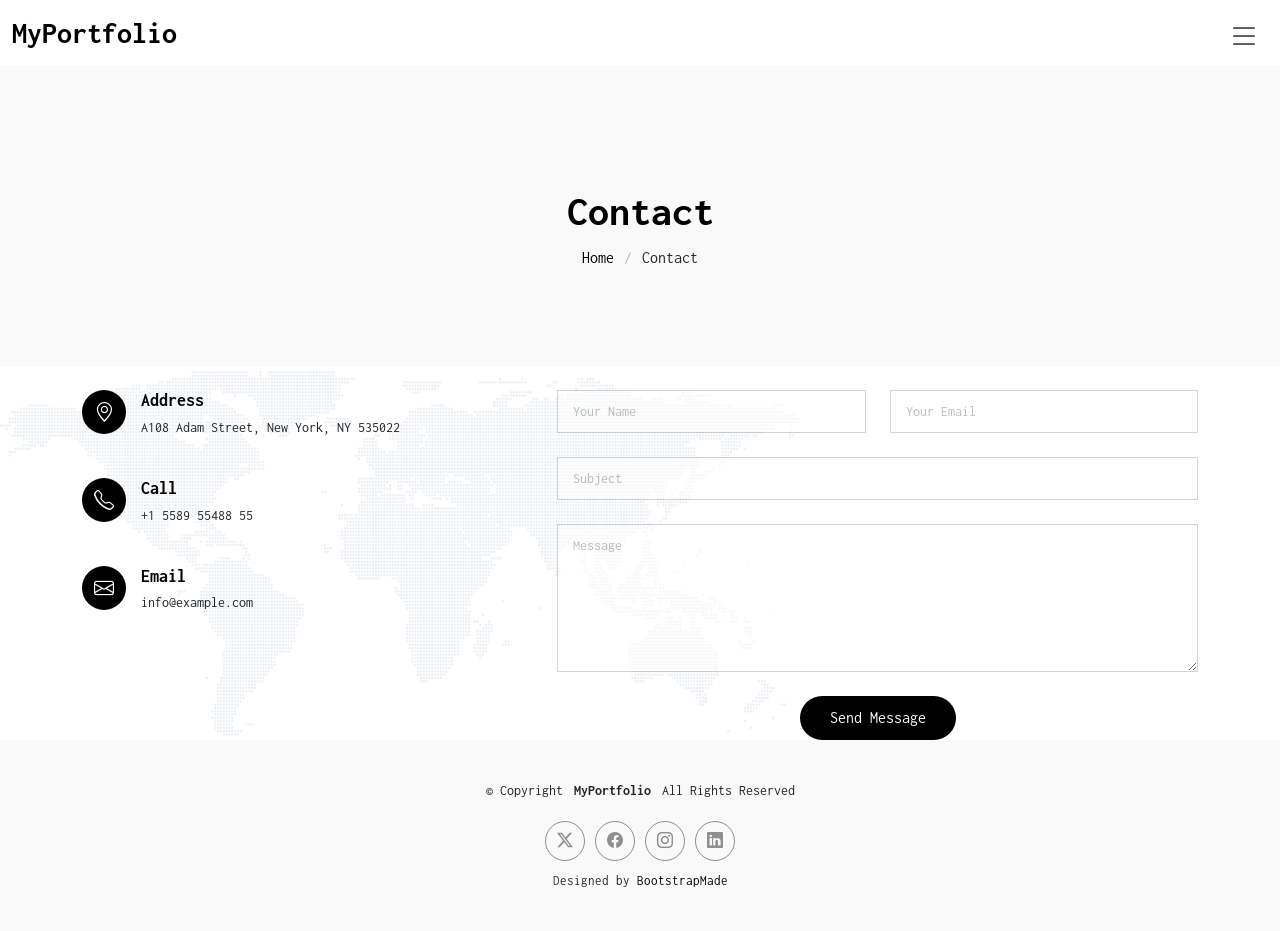
<file: contact.html>
<!DOCTYPE html>
<html lang="en">

<head>
  <meta charset="utf-8">
  <meta content="width=device-width, initial-scale=1.0" name="viewport">
  <title>Contact - MyPortfolio Bootstrap Template</title>
  <meta name="description" content="">
  <meta name="keywords" content="">

  <!-- Favicons -->
  <link href="assets/img/favicon.png" rel="icon">
  <link href="assets/img/apple-touch-icon.png" rel="apple-touch-icon">

  <!-- Fonts -->
  <link href="https://fonts.googleapis.com" rel="preconnect">
  <link href="https://fonts.gstatic.com" rel="preconnect" crossorigin>
  <link href="https://fonts.googleapis.com/css2?family=Inconsolata:wght@200;300;400;500;600;700;800;900&display=swap" rel="stylesheet">

  <!-- Vendor CSS Files -->
  <link href="assets/vendor/bootstrap/css/bootstrap.min.css" rel="stylesheet">
  <link href="assets/vendor/bootstrap-icons/bootstrap-icons.css" rel="stylesheet">
  <link href="assets/vendor/aos/aos.css" rel="stylesheet">
  <link href="assets/vendor/glightbox/css/glightbox.min.css" rel="stylesheet">
  <link href="assets/vendor/swiper/swiper-bundle.min.css" rel="stylesheet">

  <!-- Main CSS File -->
  <link href="assets/css/main.css" rel="stylesheet">

  <!-- =======================================================
  * Template Name: MyPortfolio
  * Template URL: https://bootstrapmade.com/myportfolio-bootstrap-portfolio-website-template/
  * Updated: Aug 08 2024 with Bootstrap v5.3.3
  * Author: BootstrapMade.com
  * License: https://bootstrapmade.com/license/
  ======================================================== -->
</head>

<body class="contact-page">

  <header id="header" class="header d-flex align-items-center sticky-top">
    <div class="container-fluid  position-relative d-flex align-items-center justify-content-between">

      <a href="index.html" class="logo d-flex align-items-center">
        <!-- Uncomment the line below if you also wish to use an image logo -->
        <!-- <img src="assets/img/logo.png" alt=""> -->
        <h1 class="sitename">MyPortfolio</h1>
      </a>

      <nav id="navmenu" class="navmenu">
        <ul>
          <li><a href="index.html">Home</a></li>
          <li><a href="about.html">About</a></li>
          <li><a href="services.html">Services</a></li>
          <li><a href="portfolio.html">Portfolio</a></li>
          <li class="dropdown"><a href="#"><span>Dropdown</span> <i class="bi bi-chevron-down toggle-dropdown"></i></a>
            <ul>
              <li><a href="#">Dropdown 1</a></li>
              <li class="dropdown"><a href="#"><span>Deep Dropdown</span> <i class="bi bi-chevron-down toggle-dropdown"></i></a>
                <ul>
                  <li><a href="#">Deep Dropdown 1</a></li>
                  <li><a href="#">Deep Dropdown 2</a></li>
                  <li><a href="#">Deep Dropdown 3</a></li>
                  <li><a href="#">Deep Dropdown 4</a></li>
                  <li><a href="#">Deep Dropdown 5</a></li>
                </ul>
              </li>
              <li><a href="#">Dropdown 2</a></li>
              <li><a href="#">Dropdown 3</a></li>
              <li><a href="#">Dropdown 4</a></li>
            </ul>
          </li>
          <li><a href="contact.html" class="active">Contact</a></li>
        </ul>
        <i class="mobile-nav-toggle d-xl-none bi bi-list"></i>
      </nav>

    </div>
  </header>

  <main class="main">

    <!-- Page Title -->
    <div class="page-title light-background">
      <div class="container">
        <h1>Contact</h1>
        <nav class="breadcrumbs">
          <ol>
            <li><a href="index.html">Home</a></li>
            <li class="current">Contact</li>
          </ol>
        </nav>
      </div>
    </div><!-- End Page Title -->

    <!-- Contact Section -->
    <section id="contact" class="contact section">

      <div class="container position-relative" data-aos="fade-up" data-aos-delay="100">

        <div class="row gy-4">

          <div class="col-lg-5">
            <div class="info-item d-flex" data-aos="fade-up" data-aos-delay="200">
              <i class="bi bi-geo-alt flex-shrink-0"></i>
              <div>
                <h3>Address</h3>
                <p>A108 Adam Street, New York, NY 535022</p>
              </div>
            </div><!-- End Info Item -->

            <div class="info-item d-flex" data-aos="fade-up" data-aos-delay="300">
              <i class="bi bi-telephone flex-shrink-0"></i>
              <div>
                <h3>Call</h3>
                <p>+1 5589 55488 55</p>
              </div>
            </div><!-- End Info Item -->

            <div class="info-item d-flex" data-aos="fade-up" data-aos-delay="400">
              <i class="bi bi-envelope flex-shrink-0"></i>
              <div>
                <h3>Email<br></h3>
                <p>info@example.com</p>
              </div>
            </div><!-- End Info Item -->

          </div>

          <div class="col-lg-7">
            <form action="forms/contact.php" method="post" class="php-email-form" data-aos="fade-up" data-aos-delay="500">
              <div class="row gy-4">

                <div class="col-md-6">
                  <input type="text" name="name" class="form-control" placeholder="Your Name" required="">
                </div>

                <div class="col-md-6 ">
                  <input type="email" class="form-control" name="email" placeholder="Your Email" required="">
                </div>

                <div class="col-md-12">
                  <input type="text" class="form-control" name="subject" placeholder="Subject" required="">
                </div>

                <div class="col-md-12">
                  <textarea class="form-control" name="message" rows="6" placeholder="Message" required=""></textarea>
                </div>

                <div class="col-md-12 text-center">
                  <div class="loading">Loading</div>
                  <div class="error-message"></div>
                  <div class="sent-message">Your message has been sent. Thank you!</div>

                  <button type="submit">Send Message</button>
                </div>

              </div>
            </form>
          </div><!-- End Contact Form -->

        </div>

      </div>

    </section><!-- /Contact Section -->

  </main>

  <footer id="footer" class="footer light-background">

    <div class="container">
      <div class="copyright text-center ">
        <p>© <span>Copyright</span> <strong class="px-1 sitename">MyPortfolio</strong> <span>All Rights Reserved</span></p>
      </div>
      <div class="social-links d-flex justify-content-center">
        <a href=""><i class="bi bi-twitter-x"></i></a>
        <a href=""><i class="bi bi-facebook"></i></a>
        <a href=""><i class="bi bi-instagram"></i></a>
        <a href=""><i class="bi bi-linkedin"></i></a>
      </div>
      <div class="credits">
        <!-- All the links in the footer should remain intact. -->
        <!-- You can delete the links only if you've purchased the pro version. -->
        <!-- Licensing information: https://bootstrapmade.com/license/ -->
        <!-- Purchase the pro version with working PHP/AJAX contact form: [buy-url] -->
        Designed by <a href="https://bootstrapmade.com/">BootstrapMade</a>
      </div>
    </div>

  </footer>

  <!-- Scroll Top -->
  <a href="#" id="scroll-top" class="scroll-top d-flex align-items-center justify-content-center"><i class="bi bi-arrow-up-short"></i></a>

  <!-- Preloader -->
  <div id="preloader"></div>

  <!-- Vendor JS Files -->
  <script src="assets/vendor/bootstrap/js/bootstrap.bundle.min.js"></script>
  <script src="assets/vendor/php-email-form/validate.js"></script>
  <script src="assets/vendor/aos/aos.js"></script>
  <script src="assets/vendor/glightbox/js/glightbox.min.js"></script>
  <script src="assets/vendor/imagesloaded/imagesloaded.pkgd.min.js"></script>
  <script src="assets/vendor/isotope-layout/isotope.pkgd.min.js"></script>
  <script src="assets/vendor/swiper/swiper-bundle.min.js"></script>

  <!-- Main JS File -->
  <script src="assets/js/main.js"></script>

</body>

</html>
</file>
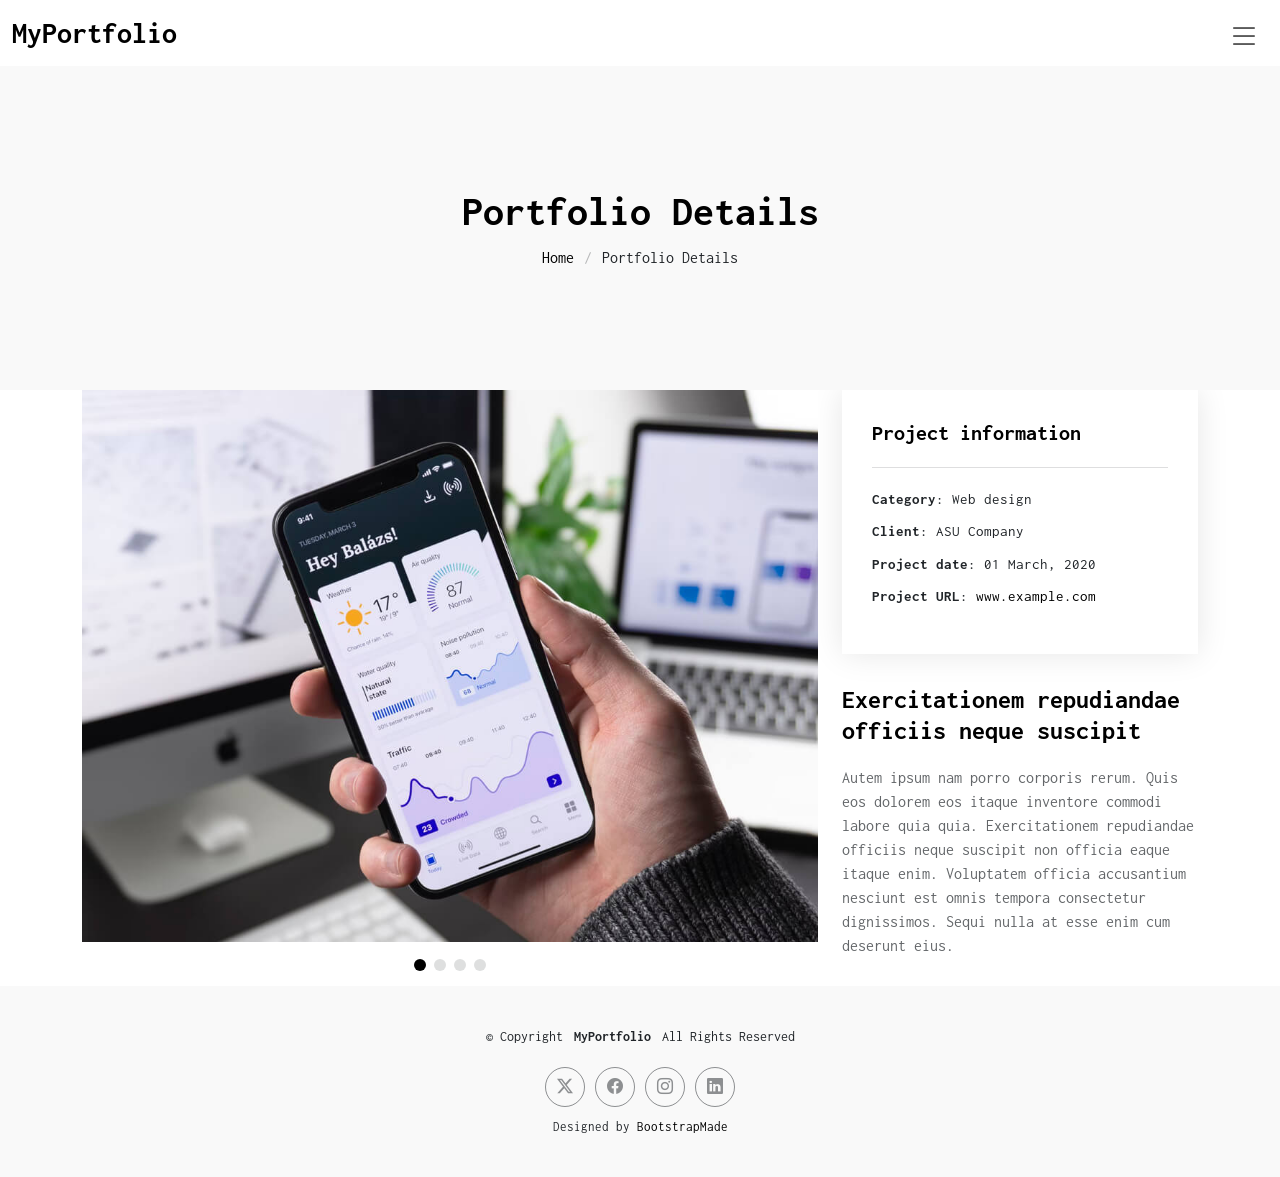
<file: portfolio-details.html>
<!DOCTYPE html>
<html lang="en">

<head>
  <meta charset="utf-8">
  <meta content="width=device-width, initial-scale=1.0" name="viewport">
  <title>Portfolio Details - MyPortfolio Bootstrap Template</title>
  <meta name="description" content="">
  <meta name="keywords" content="">

  <!-- Favicons -->
  <link href="assets/img/favicon.png" rel="icon">
  <link href="assets/img/apple-touch-icon.png" rel="apple-touch-icon">

  <!-- Fonts -->
  <link href="https://fonts.googleapis.com" rel="preconnect">
  <link href="https://fonts.gstatic.com" rel="preconnect" crossorigin>
  <link href="https://fonts.googleapis.com/css2?family=Inconsolata:wght@200;300;400;500;600;700;800;900&display=swap" rel="stylesheet">

  <!-- Vendor CSS Files -->
  <link href="assets/vendor/bootstrap/css/bootstrap.min.css" rel="stylesheet">
  <link href="assets/vendor/bootstrap-icons/bootstrap-icons.css" rel="stylesheet">
  <link href="assets/vendor/aos/aos.css" rel="stylesheet">
  <link href="assets/vendor/glightbox/css/glightbox.min.css" rel="stylesheet">
  <link href="assets/vendor/swiper/swiper-bundle.min.css" rel="stylesheet">

  <!-- Main CSS File -->
  <link href="assets/css/main.css" rel="stylesheet">

  <!-- =======================================================
  * Template Name: MyPortfolio
  * Template URL: https://bootstrapmade.com/myportfolio-bootstrap-portfolio-website-template/
  * Updated: Aug 08 2024 with Bootstrap v5.3.3
  * Author: BootstrapMade.com
  * License: https://bootstrapmade.com/license/
  ======================================================== -->
</head>

<body class="portfolio-details-page">

  <header id="header" class="header d-flex align-items-center sticky-top">
    <div class="container-fluid  position-relative d-flex align-items-center justify-content-between">

      <a href="index.html" class="logo d-flex align-items-center">
        <!-- Uncomment the line below if you also wish to use an image logo -->
        <!-- <img src="assets/img/logo.png" alt=""> -->
        <h1 class="sitename">MyPortfolio</h1>
      </a>

      <nav id="navmenu" class="navmenu">
        <ul>
          <li><a href="index.html">Home</a></li>
          <li><a href="about.html">About</a></li>
          <li><a href="services.html">Services</a></li>
          <li><a href="portfolio.html">Portfolio</a></li>
          <li class="dropdown"><a href="#"><span>Dropdown</span> <i class="bi bi-chevron-down toggle-dropdown"></i></a>
            <ul>
              <li><a href="#">Dropdown 1</a></li>
              <li class="dropdown"><a href="#"><span>Deep Dropdown</span> <i class="bi bi-chevron-down toggle-dropdown"></i></a>
                <ul>
                  <li><a href="#">Deep Dropdown 1</a></li>
                  <li><a href="#">Deep Dropdown 2</a></li>
                  <li><a href="#">Deep Dropdown 3</a></li>
                  <li><a href="#">Deep Dropdown 4</a></li>
                  <li><a href="#">Deep Dropdown 5</a></li>
                </ul>
              </li>
              <li><a href="#">Dropdown 2</a></li>
              <li><a href="#">Dropdown 3</a></li>
              <li><a href="#">Dropdown 4</a></li>
            </ul>
          </li>
          <li><a href="contact.html">Contact</a></li>
        </ul>
        <i class="mobile-nav-toggle d-xl-none bi bi-list"></i>
      </nav>

    </div>
  </header>

  <main class="main">

    <!-- Page Title -->
    <div class="page-title light-background">
      <div class="container">
        <h1>Portfolio Details</h1>
        <nav class="breadcrumbs">
          <ol>
            <li><a href="index.html">Home</a></li>
            <li class="current">Portfolio Details</li>
          </ol>
        </nav>
      </div>
    </div><!-- End Page Title -->

    <!-- Portfolio Details Section -->
    <section id="portfolio-details" class="portfolio-details section">

      <div class="container" data-aos="fade-up" data-aos-delay="100">

        <div class="row gy-4">

          <div class="col-lg-8">
            <div class="portfolio-details-slider swiper init-swiper">

              <script type="application/json" class="swiper-config">
                {
                  "loop": true,
                  "speed": 600,
                  "autoplay": {
                    "delay": 5000
                  },
                  "slidesPerView": "auto",
                  "pagination": {
                    "el": ".swiper-pagination",
                    "type": "bullets",
                    "clickable": true
                  }
                }
              </script>

              <div class="swiper-wrapper align-items-center">

                <div class="swiper-slide">
                  <img src="assets/img/portfolio/app-1.jpg" alt="">
                </div>

                <div class="swiper-slide">
                  <img src="assets/img/portfolio/product-1.jpg" alt="">
                </div>

                <div class="swiper-slide">
                  <img src="assets/img/portfolio/branding-1.jpg" alt="">
                </div>

                <div class="swiper-slide">
                  <img src="assets/img/portfolio/books-1.jpg" alt="">
                </div>

              </div>
              <div class="swiper-pagination"></div>
            </div>
          </div>

          <div class="col-lg-4">
            <div class="portfolio-info" data-aos="fade-up" data-aos-delay="200">
              <h3>Project information</h3>
              <ul>
                <li><strong>Category</strong>: Web design</li>
                <li><strong>Client</strong>: ASU Company</li>
                <li><strong>Project date</strong>: 01 March, 2020</li>
                <li><strong>Project URL</strong>: <a href="#">www.example.com</a></li>
              </ul>
            </div>
            <div class="portfolio-description" data-aos="fade-up" data-aos-delay="300">
              <h2>Exercitationem repudiandae officiis neque suscipit</h2>
              <p>
                Autem ipsum nam porro corporis rerum. Quis eos dolorem eos itaque inventore commodi labore quia quia. Exercitationem repudiandae officiis neque suscipit non officia eaque itaque enim. Voluptatem officia accusantium nesciunt est omnis tempora consectetur dignissimos. Sequi nulla at esse enim cum deserunt eius.
              </p>
            </div>
          </div>

        </div>

      </div>

    </section><!-- /Portfolio Details Section -->

  </main>

  <footer id="footer" class="footer light-background">

    <div class="container">
      <div class="copyright text-center ">
        <p>© <span>Copyright</span> <strong class="px-1 sitename">MyPortfolio</strong> <span>All Rights Reserved</span></p>
      </div>
      <div class="social-links d-flex justify-content-center">
        <a href=""><i class="bi bi-twitter-x"></i></a>
        <a href=""><i class="bi bi-facebook"></i></a>
        <a href=""><i class="bi bi-instagram"></i></a>
        <a href=""><i class="bi bi-linkedin"></i></a>
      </div>
      <div class="credits">
        <!-- All the links in the footer should remain intact. -->
        <!-- You can delete the links only if you've purchased the pro version. -->
        <!-- Licensing information: https://bootstrapmade.com/license/ -->
        <!-- Purchase the pro version with working PHP/AJAX contact form: [buy-url] -->
        Designed by <a href="https://bootstrapmade.com/">BootstrapMade</a>
      </div>
    </div>

  </footer>

  <!-- Scroll Top -->
  <a href="#" id="scroll-top" class="scroll-top d-flex align-items-center justify-content-center"><i class="bi bi-arrow-up-short"></i></a>

  <!-- Preloader -->
  <div id="preloader"></div>

  <!-- Vendor JS Files -->
  <script src="assets/vendor/bootstrap/js/bootstrap.bundle.min.js"></script>
  <script src="assets/vendor/php-email-form/validate.js"></script>
  <script src="assets/vendor/aos/aos.js"></script>
  <script src="assets/vendor/glightbox/js/glightbox.min.js"></script>
  <script src="assets/vendor/imagesloaded/imagesloaded.pkgd.min.js"></script>
  <script src="assets/vendor/isotope-layout/isotope.pkgd.min.js"></script>
  <script src="assets/vendor/swiper/swiper-bundle.min.js"></script>

  <!-- Main JS File -->
  <script src="assets/js/main.js"></script>

</body>

</html>
</file>
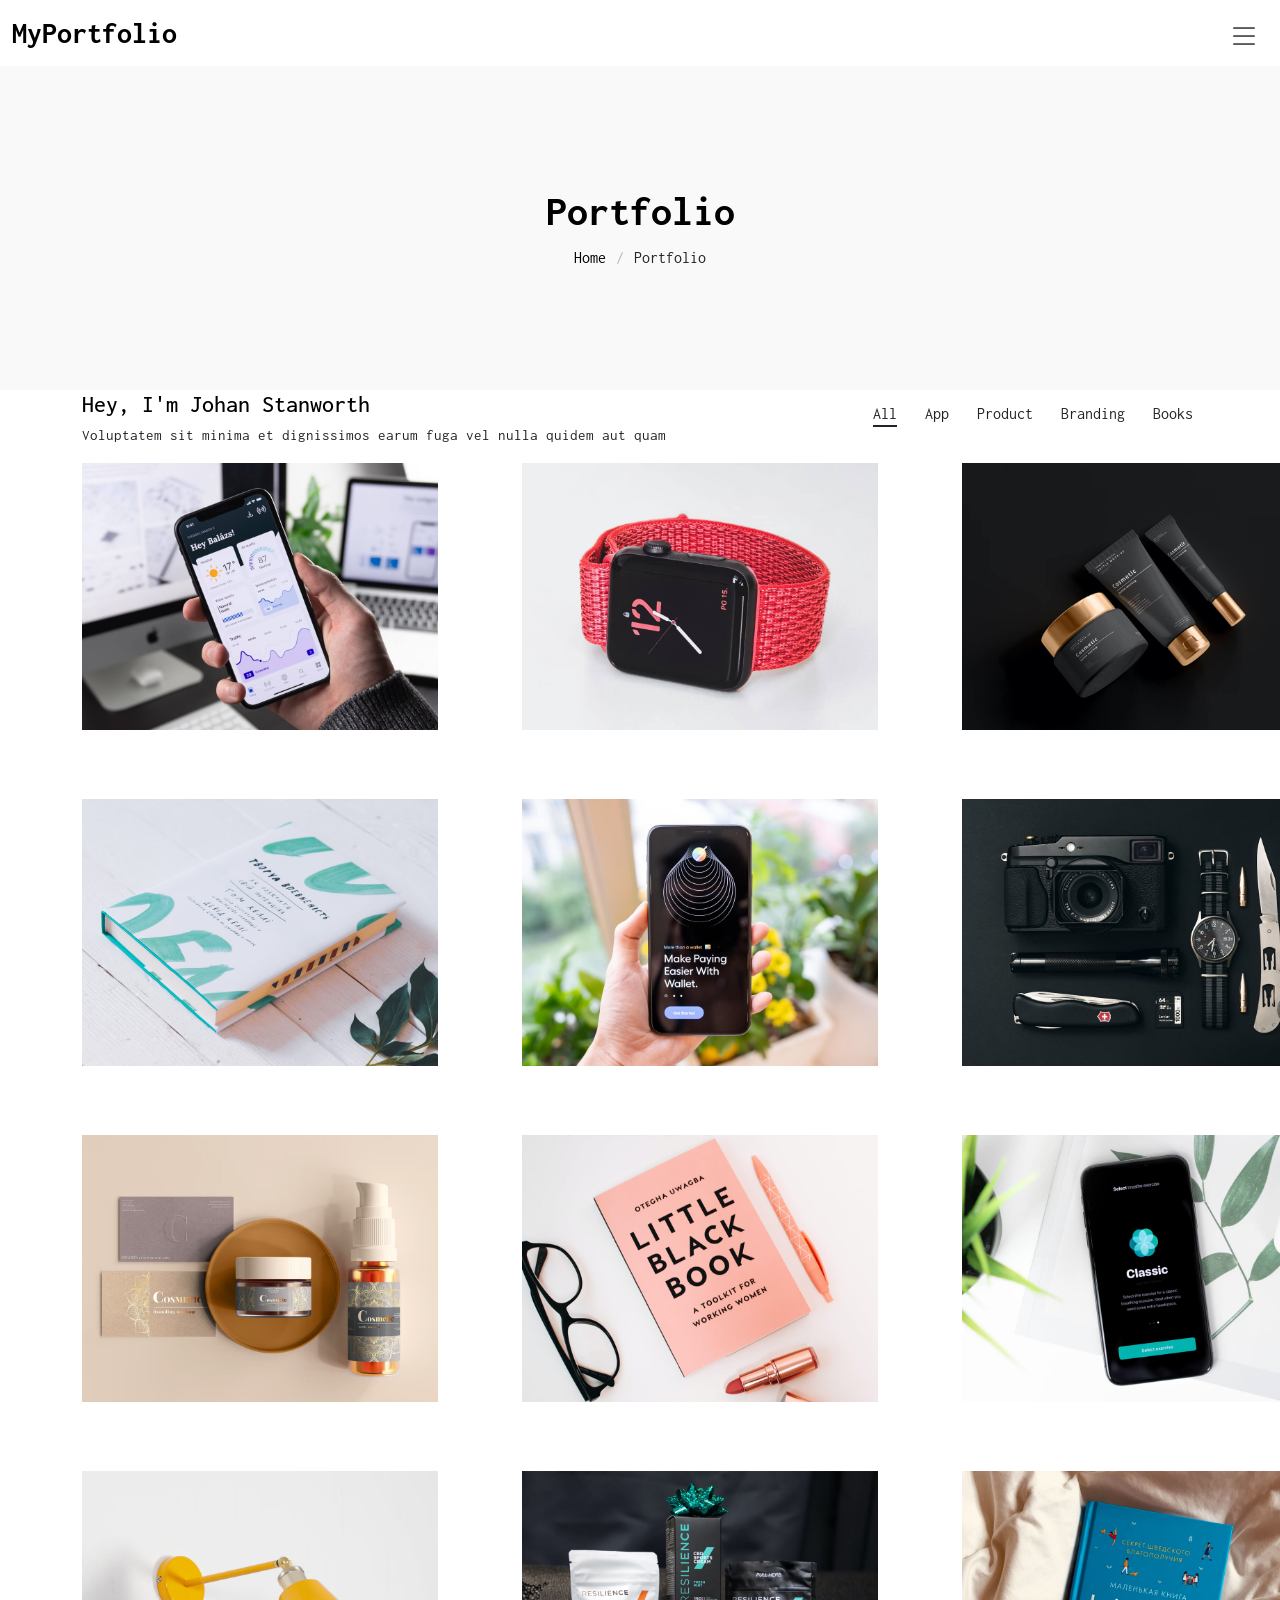
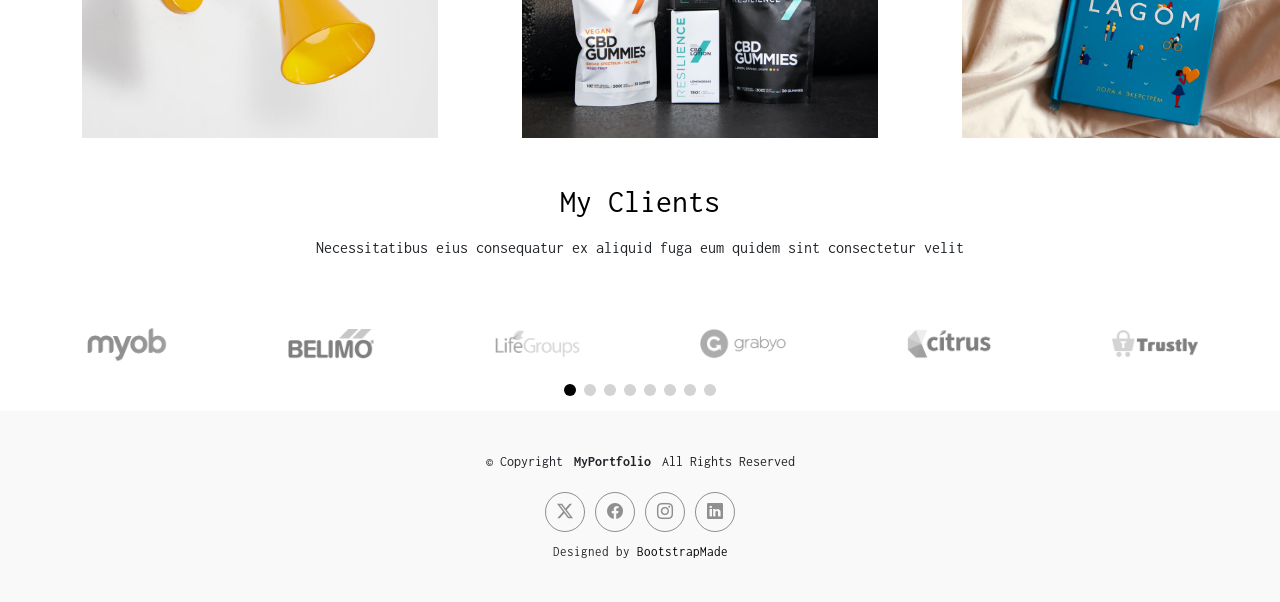
<file: portfolio.html>
<!DOCTYPE html>
<html lang="en">

<head>
  <meta charset="utf-8">
  <meta content="width=device-width, initial-scale=1.0" name="viewport">
  <title>Portfolio - MyPortfolio Bootstrap Template</title>
  <meta name="description" content="">
  <meta name="keywords" content="">

  <!-- Favicons -->
  <link href="assets/img/favicon.png" rel="icon">
  <link href="assets/img/apple-touch-icon.png" rel="apple-touch-icon">

  <!-- Fonts -->
  <link href="https://fonts.googleapis.com" rel="preconnect">
  <link href="https://fonts.gstatic.com" rel="preconnect" crossorigin>
  <link href="https://fonts.googleapis.com/css2?family=Inconsolata:wght@200;300;400;500;600;700;800;900&display=swap" rel="stylesheet">

  <!-- Vendor CSS Files -->
  <link href="assets/vendor/bootstrap/css/bootstrap.min.css" rel="stylesheet">
  <link href="assets/vendor/bootstrap-icons/bootstrap-icons.css" rel="stylesheet">
  <link href="assets/vendor/aos/aos.css" rel="stylesheet">
  <link href="assets/vendor/glightbox/css/glightbox.min.css" rel="stylesheet">
  <link href="assets/vendor/swiper/swiper-bundle.min.css" rel="stylesheet">

  <!-- Main CSS File -->
  <link href="assets/css/main.css" rel="stylesheet">

  <!-- =======================================================
  * Template Name: MyPortfolio
  * Template URL: https://bootstrapmade.com/myportfolio-bootstrap-portfolio-website-template/
  * Updated: Aug 08 2024 with Bootstrap v5.3.3
  * Author: BootstrapMade.com
  * License: https://bootstrapmade.com/license/
  ======================================================== -->
</head>

<body class="portfolio-page">

  <header id="header" class="header d-flex align-items-center sticky-top">
    <div class="container-fluid  position-relative d-flex align-items-center justify-content-between">

      <a href="index.html" class="logo d-flex align-items-center">
        <!-- Uncomment the line below if you also wish to use an image logo -->
        <!-- <img src="assets/img/logo.png" alt=""> -->
        <h1 class="sitename">MyPortfolio</h1>
      </a>

      <nav id="navmenu" class="navmenu">
        <ul>
          <li><a href="index.html">Home</a></li>
          <li><a href="about.html">About</a></li>
          <li><a href="services.html">Services</a></li>
          <li><a href="portfolio.html" class="active">Portfolio</a></li>
          <li class="dropdown"><a href="#"><span>Dropdown</span> <i class="bi bi-chevron-down toggle-dropdown"></i></a>
            <ul>
              <li><a href="#">Dropdown 1</a></li>
              <li class="dropdown"><a href="#"><span>Deep Dropdown</span> <i class="bi bi-chevron-down toggle-dropdown"></i></a>
                <ul>
                  <li><a href="#">Deep Dropdown 1</a></li>
                  <li><a href="#">Deep Dropdown 2</a></li>
                  <li><a href="#">Deep Dropdown 3</a></li>
                  <li><a href="#">Deep Dropdown 4</a></li>
                  <li><a href="#">Deep Dropdown 5</a></li>
                </ul>
              </li>
              <li><a href="#">Dropdown 2</a></li>
              <li><a href="#">Dropdown 3</a></li>
              <li><a href="#">Dropdown 4</a></li>
            </ul>
          </li>
          <li><a href="contact.html">Contact</a></li>
        </ul>
        <i class="mobile-nav-toggle d-xl-none bi bi-list"></i>
      </nav>

    </div>
  </header>

  <main class="main">

    <!-- Page Title -->
    <div class="page-title light-background">
      <div class="container">
        <h1>Portfolio</h1>
        <nav class="breadcrumbs">
          <ol>
            <li><a href="index.html">Home</a></li>
            <li class="current">Portfolio</li>
          </ol>
        </nav>
      </div>
    </div><!-- End Page Title -->

    <!-- Portfolio Section -->
    <section id="portfolio" class="portfolio section">

      <div class="container">

        <div class="isotope-layout" data-default-filter="*" data-layout="masonry" data-sort="original-order">

          <div class="row align-items-center">
            <div class="col-lg-7 portfolio-info">
              <h3>Hey, I'm Johan Stanworth</h3>
              <p>Voluptatem sit minima et dignissimos earum fuga vel nulla quidem aut quam</p>
            </div>
            <div class="col-lg-5 text-center text-lg-end">
              <ul class="portfolio-filters isotope-filters" data-aos="fade-up" data-aos-delay="100">
                <li data-filter="*" class="filter-active">All</li>
                <li data-filter=".filter-app">App</li>
                <li data-filter=".filter-product">Product</li>
                <li data-filter=".filter-branding">Branding</li>
                <li data-filter=".filter-books">Books</li>
              </ul><!-- End Portfolio Filters -->
            </div>
          </div>

          <div class="row gy-4 isotope-container" data-aos="fade-up" data-aos-delay="200" style="position: relative; height: 1344px;">

            <div class="col-lg-4 col-md-6 portfolio-item isotope-item filter-app" style="position: absolute; left: 0px; top: 0px;">
              <div class="portfolio-content h-100">
                <img src="assets/img/portfolio/app-1.jpg" class="img-fluid" alt="">
                <div class="portfolio-info">
                  <h4>App 1</h4>
                  <p>Lorem ipsum</p>
                  <div>
                    <a href="assets/img/portfolio/app-1.jpg" title="App 1" data-gallery="portfolio-gallery-app" class="glightbox preview-link"><i class="bi bi-zoom-in"></i></a>
                    <a href="portfolio-details.html" title="More Details" class="details-link"><i class="bi bi-link-45deg"></i></a>
                  </div>
                </div>
              </div>
            </div><!-- End Portfolio Item -->

            <div class="col-lg-4 col-md-6 portfolio-item isotope-item filter-product" style="position: absolute; left: 440px; top: 0px;">
              <div class="portfolio-content h-100">
                <img src="assets/img/portfolio/product-1.jpg" class="img-fluid" alt="">
                <div class="portfolio-info">
                  <h4>Product 1</h4>
                  <p>Lorem ipsum</p>
                  <div>
                    <a href="assets/img/portfolio/product-1.jpg" title="Product 1" data-gallery="portfolio-gallery-product" class="glightbox preview-link"><i class="bi bi-zoom-in"></i></a>
                    <a href="portfolio-details.html" title="More Details" class="details-link"><i class="bi bi-link-45deg"></i></a>
                  </div>
                </div>
              </div>
            </div><!-- End Portfolio Item -->

            <div class="col-lg-4 col-md-6 portfolio-item isotope-item filter-branding" style="position: absolute; left: 880px; top: 0px;">
              <div class="portfolio-content h-100">
                <img src="assets/img/portfolio/branding-1.jpg" class="img-fluid" alt="">
                <div class="portfolio-info">
                  <h4>Branding 1</h4>
                  <p>Lorem ipsum</p>
                  <div>
                    <a href="assets/img/portfolio/branding-1.jpg" title="Branding 1" data-gallery="portfolio-gallery-branding" class="glightbox preview-link"><i class="bi bi-zoom-in"></i></a>
                    <a href="portfolio-details.html" title="More Details" class="details-link"><i class="bi bi-link-45deg"></i></a>
                  </div>
                </div>
              </div>
            </div><!-- End Portfolio Item -->

            <div class="col-lg-4 col-md-6 portfolio-item isotope-item filter-books" style="position: absolute; left: 0px; top: 336px;">
              <div class="portfolio-content h-100">
                <img src="assets/img/portfolio/books-1.jpg" class="img-fluid" alt="">
                <div class="portfolio-info">
                  <h4>Books 1</h4>
                  <p>Lorem ipsum</p>
                  <div>
                    <a href="assets/img/portfolio/books-1.jpg" title="Branding 1" data-gallery="portfolio-gallery-book" class="glightbox preview-link"><i class="bi bi-zoom-in"></i></a>
                    <a href="portfolio-details.html" title="More Details" class="details-link"><i class="bi bi-link-45deg"></i></a>
                  </div>
                </div>
              </div>
            </div><!-- End Portfolio Item -->

            <div class="col-lg-4 col-md-6 portfolio-item isotope-item filter-app" style="position: absolute; left: 440px; top: 336px;">
              <div class="portfolio-content h-100">
                <img src="assets/img/portfolio/app-2.jpg" class="img-fluid" alt="">
                <div class="portfolio-info">
                  <h4>App 2</h4>
                  <p>Lorem ipsum</p>
                  <div>
                    <a href="assets/img/portfolio/app-2.jpg" title="App 2" data-gallery="portfolio-gallery-app" class="glightbox preview-link"><i class="bi bi-zoom-in"></i></a>
                    <a href="portfolio-details.html" title="More Details" class="details-link"><i class="bi bi-link-45deg"></i></a>
                  </div>
                </div>
              </div>
            </div><!-- End Portfolio Item -->

            <div class="col-lg-4 col-md-6 portfolio-item isotope-item filter-product" style="position: absolute; left: 880px; top: 336px;">
              <div class="portfolio-content h-100">
                <img src="assets/img/portfolio/product-2.jpg" class="img-fluid" alt="">
                <div class="portfolio-info">
                  <h4>Product 2</h4>
                  <p>Lorem ipsum</p>
                  <div>
                    <a href="assets/img/portfolio/product-2.jpg" title="Product 2" data-gallery="portfolio-gallery-product" class="glightbox preview-link"><i class="bi bi-zoom-in"></i></a>
                    <a href="portfolio-details.html" title="More Details" class="details-link"><i class="bi bi-link-45deg"></i></a>
                  </div>
                </div>
              </div>
            </div><!-- End Portfolio Item -->

            <div class="col-lg-4 col-md-6 portfolio-item isotope-item filter-branding" style="position: absolute; left: 0px; top: 672px;">
              <div class="portfolio-content h-100">
                <img src="assets/img/portfolio/branding-2.jpg" class="img-fluid" alt="">
                <div class="portfolio-info">
                  <h4>Branding 2</h4>
                  <p>Lorem ipsum</p>
                  <div>
                    <a href="assets/img/portfolio/branding-2.jpg" title="Branding 2" data-gallery="portfolio-gallery-branding" class="glightbox preview-link"><i class="bi bi-zoom-in"></i></a>
                    <a href="portfolio-details.html" title="More Details" class="details-link"><i class="bi bi-link-45deg"></i></a>
                  </div>
                </div>
              </div>
            </div><!-- End Portfolio Item -->

            <div class="col-lg-4 col-md-6 portfolio-item isotope-item filter-books" style="position: absolute; left: 440px; top: 672px;">
              <div class="portfolio-content h-100">
                <img src="assets/img/portfolio/books-2.jpg" class="img-fluid" alt="">
                <div class="portfolio-info">
                  <h4>Books 2</h4>
                  <p>Lorem ipsum</p>
                  <div>
                    <a href="assets/img/portfolio/books-2.jpg" title="Branding 2" data-gallery="portfolio-gallery-book" class="glightbox preview-link"><i class="bi bi-zoom-in"></i></a>
                    <a href="portfolio-details.html" title="More Details" class="details-link"><i class="bi bi-link-45deg"></i></a>
                  </div>
                </div>
              </div>
            </div><!-- End Portfolio Item -->

            <div class="col-lg-4 col-md-6 portfolio-item isotope-item filter-app" style="position: absolute; left: 880px; top: 672px;">
              <div class="portfolio-content h-100">
                <img src="assets/img/portfolio/app-3.jpg" class="img-fluid" alt="">
                <div class="portfolio-info">
                  <h4>App 3</h4>
                  <p>Lorem ipsum</p>
                  <div>
                    <a href="assets/img/portfolio/app-3.jpg" title="App 3" data-gallery="portfolio-gallery-app" class="glightbox preview-link"><i class="bi bi-zoom-in"></i></a>
                    <a href="portfolio-details.html" title="More Details" class="details-link"><i class="bi bi-link-45deg"></i></a>
                  </div>
                </div>
              </div>
            </div><!-- End Portfolio Item -->

            <div class="col-lg-4 col-md-6 portfolio-item isotope-item filter-product" style="position: absolute; left: 0px; top: 1008px;">
              <div class="portfolio-content h-100">
                <img src="assets/img/portfolio/product-3.jpg" class="img-fluid" alt="">
                <div class="portfolio-info">
                  <h4>Product 3</h4>
                  <p>Lorem ipsum</p>
                  <div>
                    <a href="assets/img/portfolio/product-3.jpg" title="Product 3" data-gallery="portfolio-gallery-product" class="glightbox preview-link"><i class="bi bi-zoom-in"></i></a>
                    <a href="portfolio-details.html" title="More Details" class="details-link"><i class="bi bi-link-45deg"></i></a>
                  </div>
                </div>
              </div>
            </div><!-- End Portfolio Item -->

            <div class="col-lg-4 col-md-6 portfolio-item isotope-item filter-branding" style="position: absolute; left: 440px; top: 1008px;">
              <div class="portfolio-content h-100">
                <img src="assets/img/portfolio/branding-3.jpg" class="img-fluid" alt="">
                <div class="portfolio-info">
                  <h4>Branding 3</h4>
                  <p>Lorem ipsum</p>
                  <div>
                    <a href="assets/img/portfolio/branding-3.jpg" title="Branding 2" data-gallery="portfolio-gallery-branding" class="glightbox preview-link"><i class="bi bi-zoom-in"></i></a>
                    <a href="portfolio-details.html" title="More Details" class="details-link"><i class="bi bi-link-45deg"></i></a>
                  </div>
                </div>
              </div>
            </div><!-- End Portfolio Item -->

            <div class="col-lg-4 col-md-6 portfolio-item isotope-item filter-books" style="position: absolute; left: 880px; top: 1008px;">
              <div class="portfolio-content h-100">
                <img src="assets/img/portfolio/books-3.jpg" class="img-fluid" alt="">
                <div class="portfolio-info">
                  <h4>Books 3</h4>
                  <p>Lorem ipsum</p>
                  <div>
                    <a href="assets/img/portfolio/books-3.jpg" title="Branding 3" data-gallery="portfolio-gallery-book" class="glightbox preview-link"><i class="bi bi-zoom-in"></i></a>
                    <a href="portfolio-details.html" title="More Details" class="details-link"><i class="bi bi-link-45deg"></i></a>
                  </div>
                </div>
              </div>
            </div><!-- End Portfolio Item -->

          </div><!-- End Portfolio Container -->

        </div>

      </div>

    </section><!-- /Portfolio Section -->

    <!-- Clients Section -->
    <section id="clients" class="clients section">

      <!-- Section Title -->
      <div class="container section-title" data-aos="fade-up">
        <h2>My Clients</h2>
        <p>Necessitatibus eius consequatur ex aliquid fuga eum quidem sint consectetur velit</p>
      </div><!-- End Section Title -->

      <div class="container" data-aos="fade-up" data-aos-delay="100">

        <div class="swiper init-swiper">
          <script type="application/json" class="swiper-config">
            {
              "loop": true,
              "speed": 600,
              "autoplay": {
                "delay": 5000
              },
              "slidesPerView": "auto",
              "pagination": {
                "el": ".swiper-pagination",
                "type": "bullets",
                "clickable": true
              },
              "breakpoints": {
                "320": {
                  "slidesPerView": 2,
                  "spaceBetween": 40
                },
                "480": {
                  "slidesPerView": 3,
                  "spaceBetween": 60
                },
                "640": {
                  "slidesPerView": 4,
                  "spaceBetween": 80
                },
                "992": {
                  "slidesPerView": 6,
                  "spaceBetween": 120
                }
              }
            }
          </script>
          <div class="swiper-wrapper align-items-center">
            <div class="swiper-slide"><img src="assets/img/clients/client-1.png" class="img-fluid" alt=""></div>
            <div class="swiper-slide"><img src="assets/img/clients/client-2.png" class="img-fluid" alt=""></div>
            <div class="swiper-slide"><img src="assets/img/clients/client-3.png" class="img-fluid" alt=""></div>
            <div class="swiper-slide"><img src="assets/img/clients/client-4.png" class="img-fluid" alt=""></div>
            <div class="swiper-slide"><img src="assets/img/clients/client-5.png" class="img-fluid" alt=""></div>
            <div class="swiper-slide"><img src="assets/img/clients/client-6.png" class="img-fluid" alt=""></div>
            <div class="swiper-slide"><img src="assets/img/clients/client-7.png" class="img-fluid" alt=""></div>
            <div class="swiper-slide"><img src="assets/img/clients/client-8.png" class="img-fluid" alt=""></div>
          </div>
          <div class="swiper-pagination"></div>
        </div>

      </div>

    </section><!-- /Clients Section -->

  </main>

  <footer id="footer" class="footer light-background">

    <div class="container">
      <div class="copyright text-center ">
        <p>© <span>Copyright</span> <strong class="px-1 sitename">MyPortfolio</strong> <span>All Rights Reserved</span></p>
      </div>
      <div class="social-links d-flex justify-content-center">
        <a href=""><i class="bi bi-twitter-x"></i></a>
        <a href=""><i class="bi bi-facebook"></i></a>
        <a href=""><i class="bi bi-instagram"></i></a>
        <a href=""><i class="bi bi-linkedin"></i></a>
      </div>
      <div class="credits">
        <!-- All the links in the footer should remain intact. -->
        <!-- You can delete the links only if you've purchased the pro version. -->
        <!-- Licensing information: https://bootstrapmade.com/license/ -->
        <!-- Purchase the pro version with working PHP/AJAX contact form: [buy-url] -->
        Designed by <a href="https://bootstrapmade.com/">BootstrapMade</a>
      </div>
    </div>

  </footer>

  <!-- Scroll Top -->
  <a href="#" id="scroll-top" class="scroll-top d-flex align-items-center justify-content-center"><i class="bi bi-arrow-up-short"></i></a>

  <!-- Preloader -->
  <div id="preloader"></div>

  <!-- Vendor JS Files -->
  <script src="assets/vendor/bootstrap/js/bootstrap.bundle.min.js"></script>
  <script src="assets/vendor/php-email-form/validate.js"></script>
  <script src="assets/vendor/aos/aos.js"></script>
  <script src="assets/vendor/glightbox/js/glightbox.min.js"></script>
  <script src="assets/vendor/imagesloaded/imagesloaded.pkgd.min.js"></script>
  <script src="assets/vendor/isotope-layout/isotope.pkgd.min.js"></script>
  <script src="assets/vendor/swiper/swiper-bundle.min.js"></script>

  <!-- Main JS File -->
  <script src="assets/js/main.js"></script>

</body>

</html>
</file>
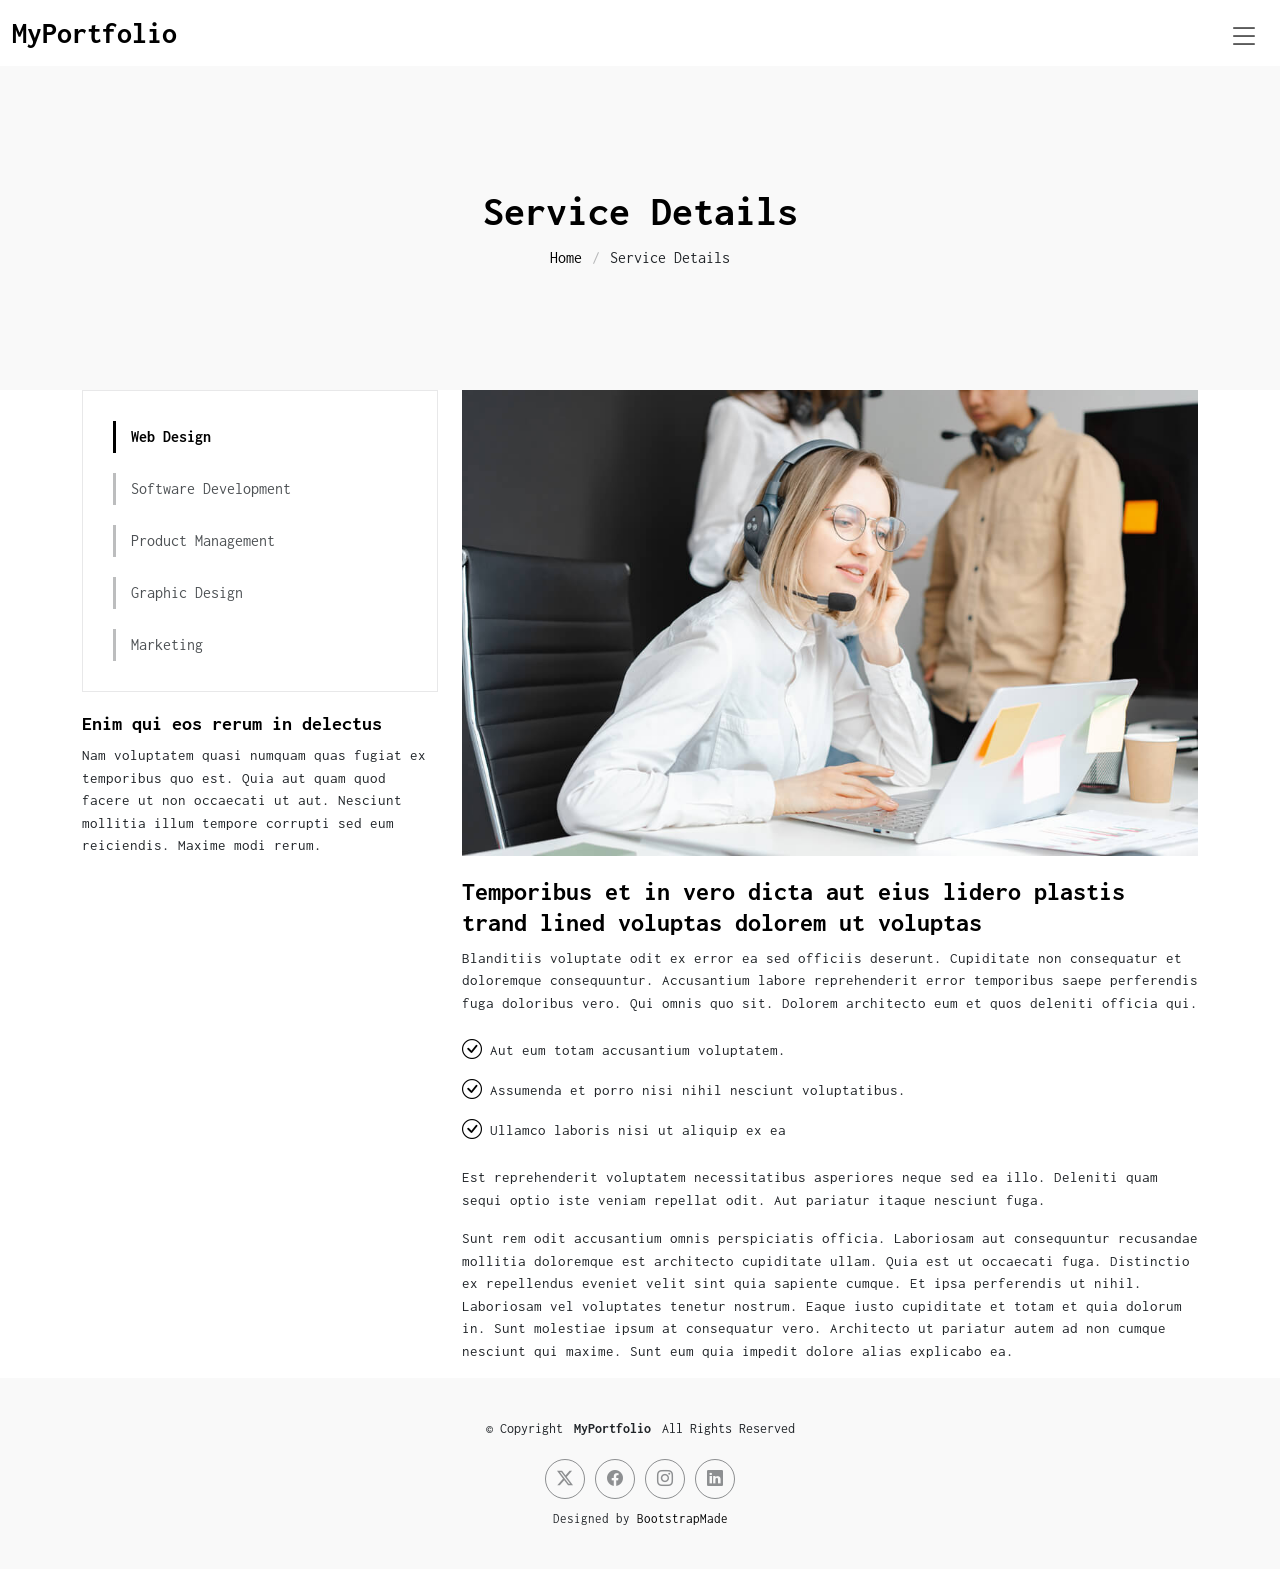
<file: service-details.html>
<!DOCTYPE html>
<html lang="en">

<head>
  <meta charset="utf-8">
  <meta content="width=device-width, initial-scale=1.0" name="viewport">
  <title>Service Details - MyPortfolio Bootstrap Template</title>
  <meta name="description" content="">
  <meta name="keywords" content="">

  <!-- Favicons -->
  <link href="assets/img/favicon.png" rel="icon">
  <link href="assets/img/apple-touch-icon.png" rel="apple-touch-icon">

  <!-- Fonts -->
  <link href="https://fonts.googleapis.com" rel="preconnect">
  <link href="https://fonts.gstatic.com" rel="preconnect" crossorigin>
  <link href="https://fonts.googleapis.com/css2?family=Inconsolata:wght@200;300;400;500;600;700;800;900&display=swap" rel="stylesheet">

  <!-- Vendor CSS Files -->
  <link href="assets/vendor/bootstrap/css/bootstrap.min.css" rel="stylesheet">
  <link href="assets/vendor/bootstrap-icons/bootstrap-icons.css" rel="stylesheet">
  <link href="assets/vendor/aos/aos.css" rel="stylesheet">
  <link href="assets/vendor/glightbox/css/glightbox.min.css" rel="stylesheet">
  <link href="assets/vendor/swiper/swiper-bundle.min.css" rel="stylesheet">

  <!-- Main CSS File -->
  <link href="assets/css/main.css" rel="stylesheet">

  <!-- =======================================================
  * Template Name: MyPortfolio
  * Template URL: https://bootstrapmade.com/myportfolio-bootstrap-portfolio-website-template/
  * Updated: Aug 08 2024 with Bootstrap v5.3.3
  * Author: BootstrapMade.com
  * License: https://bootstrapmade.com/license/
  ======================================================== -->
</head>

<body class="service-details-page">

  <header id="header" class="header d-flex align-items-center sticky-top">
    <div class="container-fluid  position-relative d-flex align-items-center justify-content-between">

      <a href="index.html" class="logo d-flex align-items-center">
        <!-- Uncomment the line below if you also wish to use an image logo -->
        <!-- <img src="assets/img/logo.png" alt=""> -->
        <h1 class="sitename">MyPortfolio</h1>
      </a>

      <nav id="navmenu" class="navmenu">
        <ul>
          <li><a href="index.html">Home</a></li>
          <li><a href="about.html">About</a></li>
          <li><a href="services.html">Services</a></li>
          <li><a href="portfolio.html">Portfolio</a></li>
          <li class="dropdown"><a href="#"><span>Dropdown</span> <i class="bi bi-chevron-down toggle-dropdown"></i></a>
            <ul>
              <li><a href="#">Dropdown 1</a></li>
              <li class="dropdown"><a href="#"><span>Deep Dropdown</span> <i class="bi bi-chevron-down toggle-dropdown"></i></a>
                <ul>
                  <li><a href="#">Deep Dropdown 1</a></li>
                  <li><a href="#">Deep Dropdown 2</a></li>
                  <li><a href="#">Deep Dropdown 3</a></li>
                  <li><a href="#">Deep Dropdown 4</a></li>
                  <li><a href="#">Deep Dropdown 5</a></li>
                </ul>
              </li>
              <li><a href="#">Dropdown 2</a></li>
              <li><a href="#">Dropdown 3</a></li>
              <li><a href="#">Dropdown 4</a></li>
            </ul>
          </li>
          <li><a href="contact.html">Contact</a></li>
        </ul>
        <i class="mobile-nav-toggle d-xl-none bi bi-list"></i>
      </nav>

    </div>
  </header>

  <main class="main">

    <!-- Page Title -->
    <div class="page-title light-background">
      <div class="container">
        <h1>Service Details</h1>
        <nav class="breadcrumbs">
          <ol>
            <li><a href="index.html">Home</a></li>
            <li class="current">Service Details</li>
          </ol>
        </nav>
      </div>
    </div><!-- End Page Title -->

    <!-- Service Details Section -->
    <section id="service-details" class="service-details section">

      <div class="container">

        <div class="row gy-4">

          <div class="col-lg-4" data-aos="fade-up" data-aos-delay="100">
            <div class="services-list">
              <a href="#" class="active">Web Design</a>
              <a href="#">Software Development</a>
              <a href="#">Product Management</a>
              <a href="#">Graphic Design</a>
              <a href="#">Marketing</a>
            </div>

            <h4>Enim qui eos rerum in delectus</h4>
            <p>Nam voluptatem quasi numquam quas fugiat ex temporibus quo est. Quia aut quam quod facere ut non occaecati ut aut. Nesciunt mollitia illum tempore corrupti sed eum reiciendis. Maxime modi rerum.</p>
          </div>

          <div class="col-lg-8" data-aos="fade-up" data-aos-delay="200">
            <img src="assets/img/services.jpg" alt="" class="img-fluid services-img">
            <h3>Temporibus et in vero dicta aut eius lidero plastis trand lined voluptas dolorem ut voluptas</h3>
            <p>
              Blanditiis voluptate odit ex error ea sed officiis deserunt. Cupiditate non consequatur et doloremque consequuntur. Accusantium labore reprehenderit error temporibus saepe perferendis fuga doloribus vero. Qui omnis quo sit. Dolorem architecto eum et quos deleniti officia qui.
            </p>
            <ul>
              <li><i class="bi bi-check-circle"></i> <span>Aut eum totam accusantium voluptatem.</span></li>
              <li><i class="bi bi-check-circle"></i> <span>Assumenda et porro nisi nihil nesciunt voluptatibus.</span></li>
              <li><i class="bi bi-check-circle"></i> <span>Ullamco laboris nisi ut aliquip ex ea</span></li>
            </ul>
            <p>
              Est reprehenderit voluptatem necessitatibus asperiores neque sed ea illo. Deleniti quam sequi optio iste veniam repellat odit. Aut pariatur itaque nesciunt fuga.
            </p>
            <p>
              Sunt rem odit accusantium omnis perspiciatis officia. Laboriosam aut consequuntur recusandae mollitia doloremque est architecto cupiditate ullam. Quia est ut occaecati fuga. Distinctio ex repellendus eveniet velit sint quia sapiente cumque. Et ipsa perferendis ut nihil. Laboriosam vel voluptates tenetur nostrum. Eaque iusto cupiditate et totam et quia dolorum in. Sunt molestiae ipsum at consequatur vero. Architecto ut pariatur autem ad non cumque nesciunt qui maxime. Sunt eum quia impedit dolore alias explicabo ea.
            </p>
          </div>

        </div>

      </div>

    </section><!-- /Service Details Section -->

  </main>

  <footer id="footer" class="footer light-background">

    <div class="container">
      <div class="copyright text-center ">
        <p>© <span>Copyright</span> <strong class="px-1 sitename">MyPortfolio</strong> <span>All Rights Reserved</span></p>
      </div>
      <div class="social-links d-flex justify-content-center">
        <a href=""><i class="bi bi-twitter-x"></i></a>
        <a href=""><i class="bi bi-facebook"></i></a>
        <a href=""><i class="bi bi-instagram"></i></a>
        <a href=""><i class="bi bi-linkedin"></i></a>
      </div>
      <div class="credits">
        <!-- All the links in the footer should remain intact. -->
        <!-- You can delete the links only if you've purchased the pro version. -->
        <!-- Licensing information: https://bootstrapmade.com/license/ -->
        <!-- Purchase the pro version with working PHP/AJAX contact form: [buy-url] -->
        Designed by <a href="https://bootstrapmade.com/">BootstrapMade</a>
      </div>
    </div>

  </footer>

  <!-- Scroll Top -->
  <a href="#" id="scroll-top" class="scroll-top d-flex align-items-center justify-content-center"><i class="bi bi-arrow-up-short"></i></a>

  <!-- Preloader -->
  <div id="preloader"></div>

  <!-- Vendor JS Files -->
  <script src="assets/vendor/bootstrap/js/bootstrap.bundle.min.js"></script>
  <script src="assets/vendor/php-email-form/validate.js"></script>
  <script src="assets/vendor/aos/aos.js"></script>
  <script src="assets/vendor/glightbox/js/glightbox.min.js"></script>
  <script src="assets/vendor/imagesloaded/imagesloaded.pkgd.min.js"></script>
  <script src="assets/vendor/isotope-layout/isotope.pkgd.min.js"></script>
  <script src="assets/vendor/swiper/swiper-bundle.min.js"></script>

  <!-- Main JS File -->
  <script src="assets/js/main.js"></script>

</body>

</html>
</file>
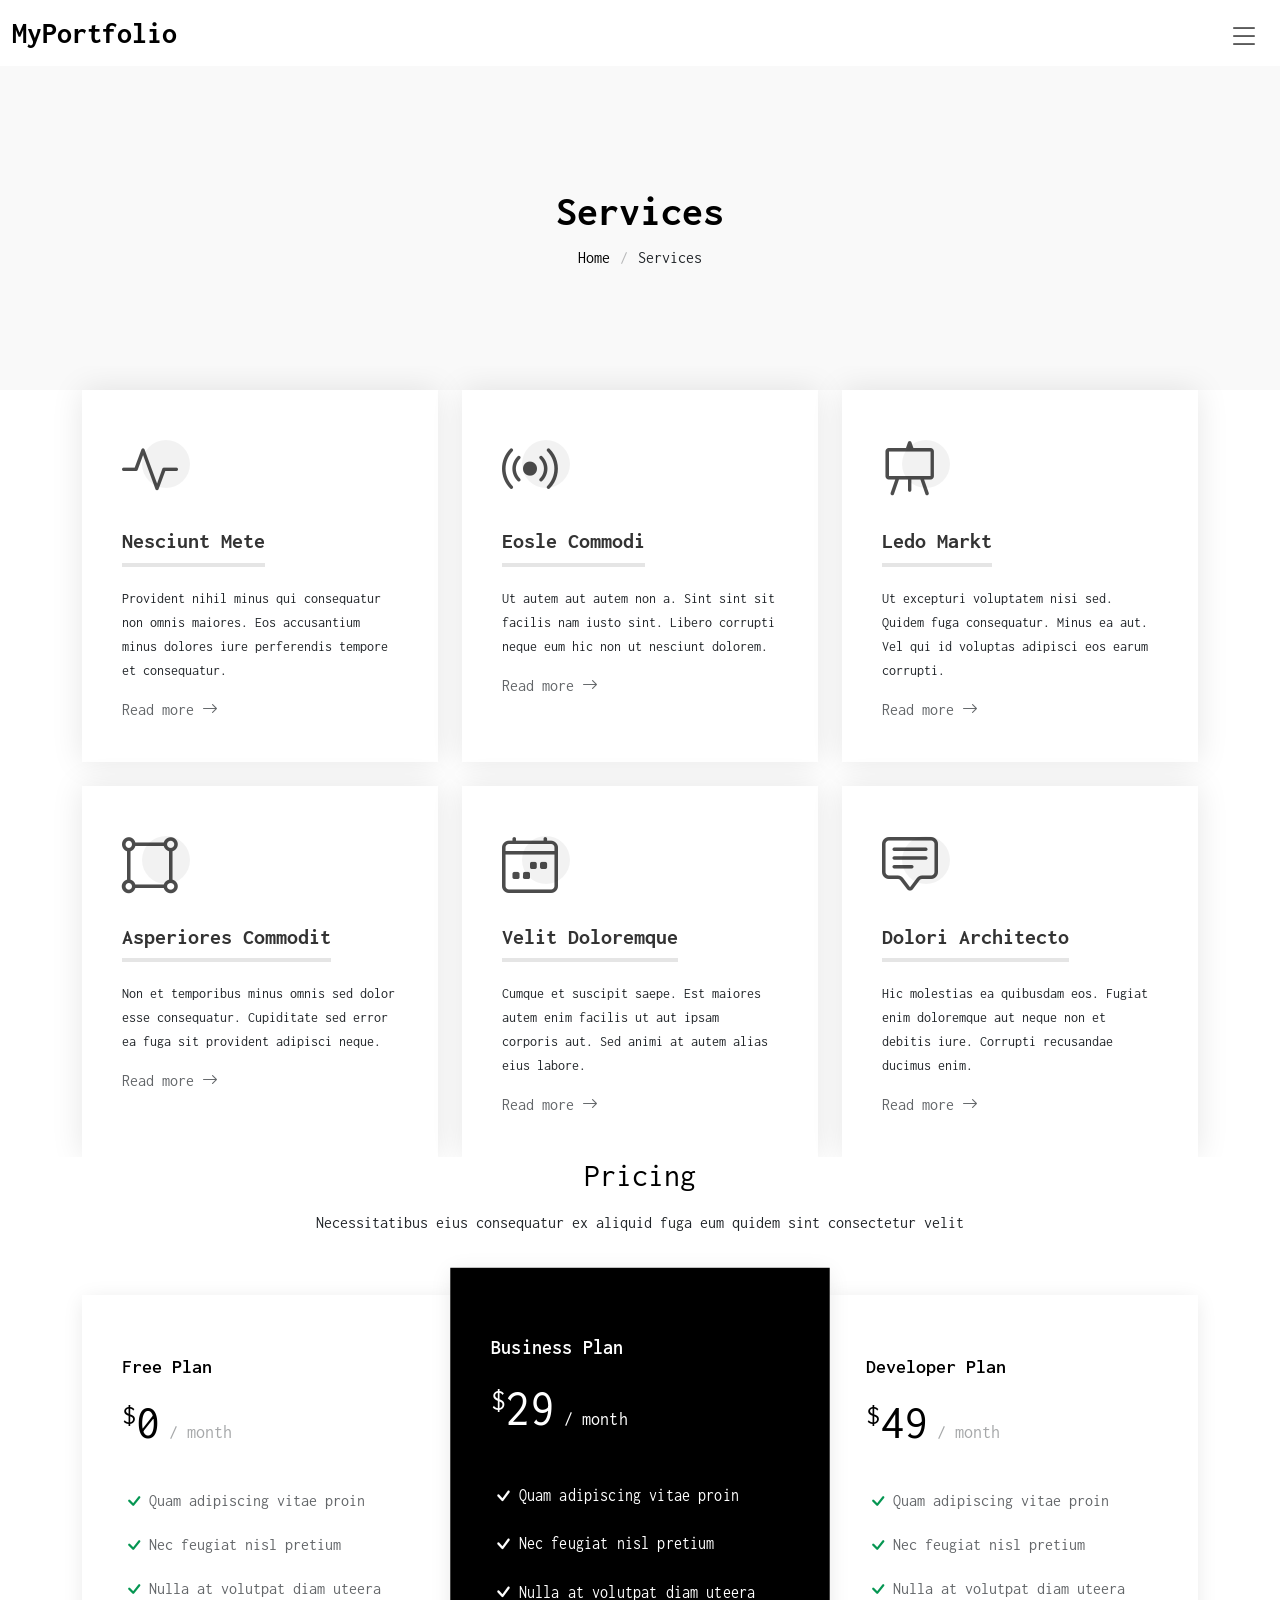
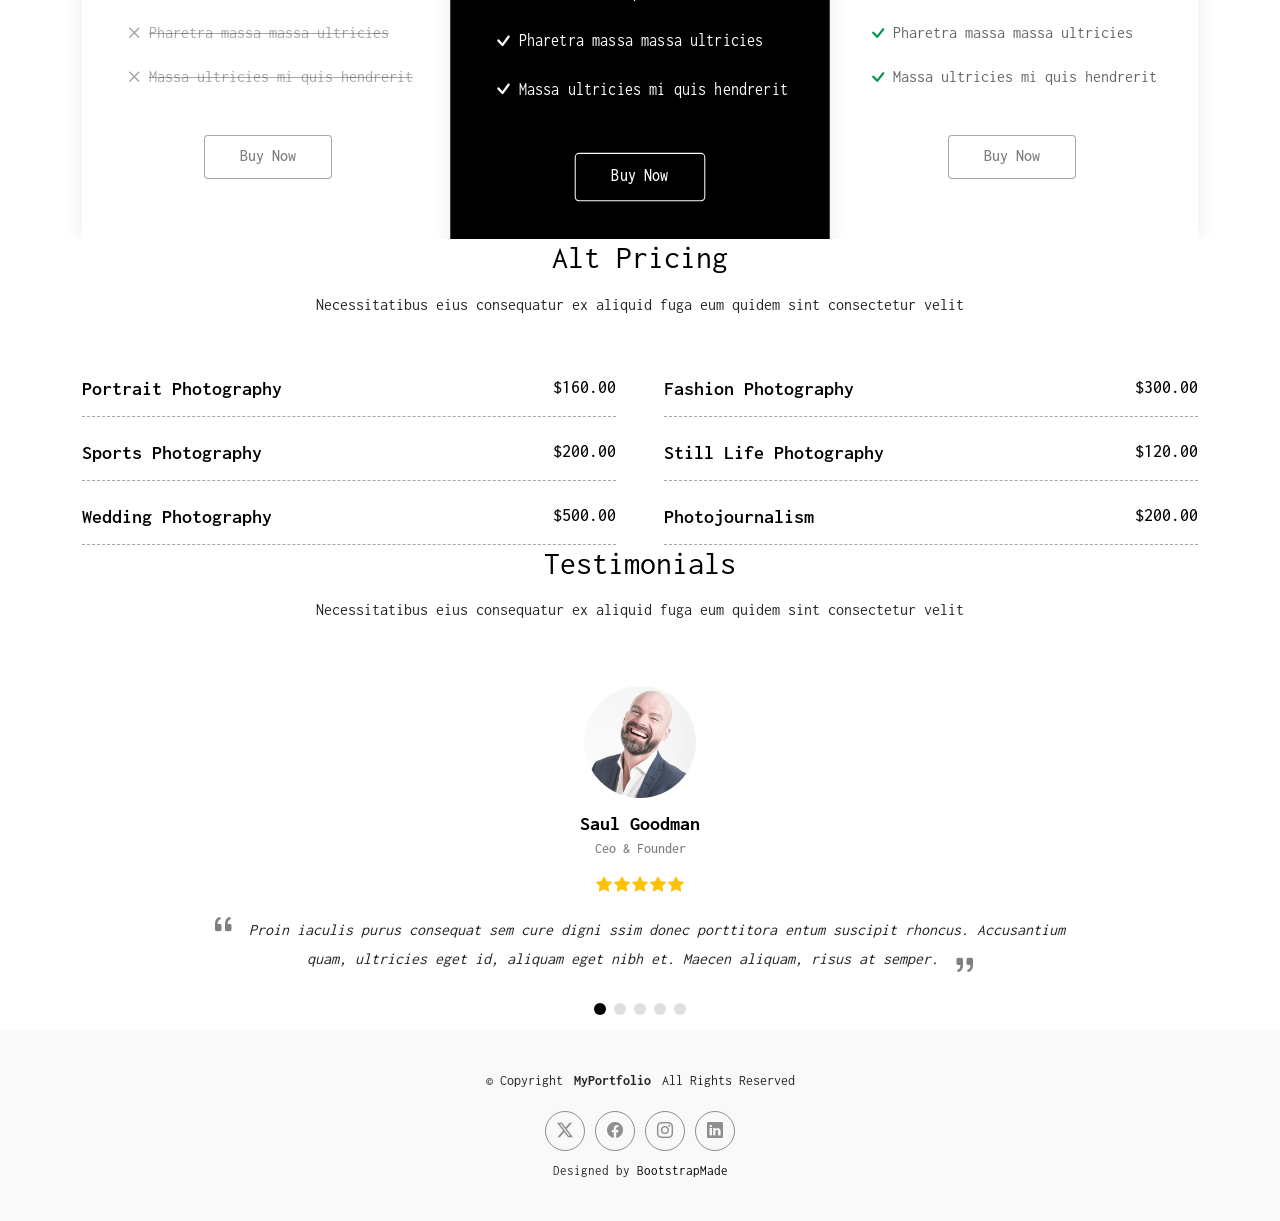
<file: services.html>
<!DOCTYPE html>
<html lang="en">

<head>
  <meta charset="utf-8">
  <meta content="width=device-width, initial-scale=1.0" name="viewport">
  <title>Services - MyPortfolio Bootstrap Template</title>
  <meta name="description" content="">
  <meta name="keywords" content="">

  <!-- Favicons -->
  <link href="assets/img/favicon.png" rel="icon">
  <link href="assets/img/apple-touch-icon.png" rel="apple-touch-icon">

  <!-- Fonts -->
  <link href="https://fonts.googleapis.com" rel="preconnect">
  <link href="https://fonts.gstatic.com" rel="preconnect" crossorigin>
  <link href="https://fonts.googleapis.com/css2?family=Inconsolata:wght@200;300;400;500;600;700;800;900&display=swap" rel="stylesheet">

  <!-- Vendor CSS Files -->
  <link href="assets/vendor/bootstrap/css/bootstrap.min.css" rel="stylesheet">
  <link href="assets/vendor/bootstrap-icons/bootstrap-icons.css" rel="stylesheet">
  <link href="assets/vendor/aos/aos.css" rel="stylesheet">
  <link href="assets/vendor/glightbox/css/glightbox.min.css" rel="stylesheet">
  <link href="assets/vendor/swiper/swiper-bundle.min.css" rel="stylesheet">

  <!-- Main CSS File -->
  <link href="assets/css/main.css" rel="stylesheet">

  <!-- =======================================================
  * Template Name: MyPortfolio
  * Template URL: https://bootstrapmade.com/myportfolio-bootstrap-portfolio-website-template/
  * Updated: Aug 08 2024 with Bootstrap v5.3.3
  * Author: BootstrapMade.com
  * License: https://bootstrapmade.com/license/
  ======================================================== -->
</head>

<body class="services-page">

  <header id="header" class="header d-flex align-items-center sticky-top">
    <div class="container-fluid  position-relative d-flex align-items-center justify-content-between">

      <a href="index.html" class="logo d-flex align-items-center">
        <!-- Uncomment the line below if you also wish to use an image logo -->
        <!-- <img src="assets/img/logo.png" alt=""> -->
        <h1 class="sitename">MyPortfolio</h1>
      </a>

      <nav id="navmenu" class="navmenu">
        <ul>
          <li><a href="index.html">Home</a></li>
          <li><a href="about.html">About</a></li>
          <li><a href="services.html" class="active">Services</a></li>
          <li><a href="portfolio.html">Portfolio</a></li>
          <li class="dropdown"><a href="#"><span>Dropdown</span> <i class="bi bi-chevron-down toggle-dropdown"></i></a>
            <ul>
              <li><a href="#">Dropdown 1</a></li>
              <li class="dropdown"><a href="#"><span>Deep Dropdown</span> <i class="bi bi-chevron-down toggle-dropdown"></i></a>
                <ul>
                  <li><a href="#">Deep Dropdown 1</a></li>
                  <li><a href="#">Deep Dropdown 2</a></li>
                  <li><a href="#">Deep Dropdown 3</a></li>
                  <li><a href="#">Deep Dropdown 4</a></li>
                  <li><a href="#">Deep Dropdown 5</a></li>
                </ul>
              </li>
              <li><a href="#">Dropdown 2</a></li>
              <li><a href="#">Dropdown 3</a></li>
              <li><a href="#">Dropdown 4</a></li>
            </ul>
          </li>
          <li><a href="contact.html">Contact</a></li>
        </ul>
        <i class="mobile-nav-toggle d-xl-none bi bi-list"></i>
      </nav>

    </div>
  </header>

  <main class="main">

    <!-- Page Title -->
    <div class="page-title light-background">
      <div class="container">
        <h1>Services</h1>
        <nav class="breadcrumbs">
          <ol>
            <li><a href="index.html">Home</a></li>
            <li class="current">Services</li>
          </ol>
        </nav>
      </div>
    </div><!-- End Page Title -->

    <!-- Services Section -->
    <section id="services" class="services section">

      <div class="container">

        <div class="row gy-4">

          <div class="col-lg-4 col-md-6" data-aos="fade-up" data-aos-delay="100">
            <div class="service-item  position-relative">
              <div class="icon">
                <i class="bi bi-activity"></i>
              </div>
              <h3>Nesciunt Mete</h3>
              <p>Provident nihil minus qui consequatur non omnis maiores. Eos accusantium minus dolores iure perferendis tempore et consequatur.</p>
              <a href="service-details.html" class="readmore stretched-link">Read more <i class="bi bi-arrow-right"></i></a>
            </div>
          </div><!-- End Service Item -->

          <div class="col-lg-4 col-md-6" data-aos="fade-up" data-aos-delay="200">
            <div class="service-item position-relative">
              <div class="icon">
                <i class="bi bi-broadcast"></i>
              </div>
              <h3>Eosle Commodi</h3>
              <p>Ut autem aut autem non a. Sint sint sit facilis nam iusto sint. Libero corrupti neque eum hic non ut nesciunt dolorem.</p>
              <a href="service-details.html" class="readmore stretched-link">Read more <i class="bi bi-arrow-right"></i></a>
            </div>
          </div><!-- End Service Item -->

          <div class="col-lg-4 col-md-6" data-aos="fade-up" data-aos-delay="300">
            <div class="service-item position-relative">
              <div class="icon">
                <i class="bi bi-easel"></i>
              </div>
              <h3>Ledo Markt</h3>
              <p>Ut excepturi voluptatem nisi sed. Quidem fuga consequatur. Minus ea aut. Vel qui id voluptas adipisci eos earum corrupti.</p>
              <a href="service-details.html" class="readmore stretched-link">Read more <i class="bi bi-arrow-right"></i></a>
            </div>
          </div><!-- End Service Item -->

          <div class="col-lg-4 col-md-6" data-aos="fade-up" data-aos-delay="400">
            <div class="service-item position-relative">
              <div class="icon">
                <i class="bi bi-bounding-box-circles"></i>
              </div>
              <h3>Asperiores Commodit</h3>
              <p>Non et temporibus minus omnis sed dolor esse consequatur. Cupiditate sed error ea fuga sit provident adipisci neque.</p>
              <a href="service-details.html" class="readmore stretched-link">Read more <i class="bi bi-arrow-right"></i></a>
            </div>
          </div><!-- End Service Item -->

          <div class="col-lg-4 col-md-6" data-aos="fade-up" data-aos-delay="500">
            <div class="service-item position-relative">
              <div class="icon">
                <i class="bi bi-calendar4-week"></i>
              </div>
              <h3>Velit Doloremque</h3>
              <p>Cumque et suscipit saepe. Est maiores autem enim facilis ut aut ipsam corporis aut. Sed animi at autem alias eius labore.</p>
              <a href="service-details.html" class="readmore stretched-link">Read more <i class="bi bi-arrow-right"></i></a>
            </div>
          </div><!-- End Service Item -->

          <div class="col-lg-4 col-md-6" data-aos="fade-up" data-aos-delay="600">
            <div class="service-item position-relative">
              <div class="icon">
                <i class="bi bi-chat-square-text"></i>
              </div>
              <h3>Dolori Architecto</h3>
              <p>Hic molestias ea quibusdam eos. Fugiat enim doloremque aut neque non et debitis iure. Corrupti recusandae ducimus enim.</p>
              <a href="service-details.html" class="readmore stretched-link">Read more <i class="bi bi-arrow-right"></i></a>
            </div>
          </div><!-- End Service Item -->

        </div>

      </div>

    </section><!-- /Services Section -->

    <!-- Pricing Section -->
    <section id="pricing" class="pricing section">

      <!-- Section Title -->
      <div class="container section-title" data-aos="fade-up">
        <h2>Pricing</h2>
        <p>Necessitatibus eius consequatur ex aliquid fuga eum quidem sint consectetur velit</p>
      </div><!-- End Section Title -->

      <div class="container">

        <div class="row g-4 g-lg-0">

          <div class="col-lg-4" data-aos="zoom-in" data-aos-delay="100">
            <div class="pricing-item">
              <h3>Free Plan</h3>
              <h4><sup>$</sup>0<span> / month</span></h4>
              <ul>
                <li><i class="bi bi-check"></i> <span>Quam adipiscing vitae proin</span></li>
                <li><i class="bi bi-check"></i> <span>Nec feugiat nisl pretium</span></li>
                <li><i class="bi bi-check"></i> <span>Nulla at volutpat diam uteera</span></li>
                <li class="na"><i class="bi bi-x"></i> <span>Pharetra massa massa ultricies</span></li>
                <li class="na"><i class="bi bi-x"></i> <span>Massa ultricies mi quis hendrerit</span></li>
              </ul>
              <div class="text-center"><a href="#" class="buy-btn">Buy Now</a></div>
            </div>
          </div><!-- End Pricing Item -->

          <div class="col-lg-4 featured" data-aos="zoom-in" data-aos-delay="200">
            <div class="pricing-item">
              <h3>Business Plan</h3>
              <h4><sup>$</sup>29<span> / month</span></h4>
              <ul>
                <li><i class="bi bi-check"></i> <span>Quam adipiscing vitae proin</span></li>
                <li><i class="bi bi-check"></i> <span>Nec feugiat nisl pretium</span></li>
                <li><i class="bi bi-check"></i> <span>Nulla at volutpat diam uteera</span></li>
                <li><i class="bi bi-check"></i> <span>Pharetra massa massa ultricies</span></li>
                <li><i class="bi bi-check"></i> <span>Massa ultricies mi quis hendrerit</span></li>
              </ul>
              <div class="text-center"><a href="#" class="buy-btn">Buy Now</a></div>
            </div>
          </div><!-- End Pricing Item -->

          <div class="col-lg-4" data-aos="zoom-in" data-aos-delay="100">
            <div class="pricing-item">
              <h3>Developer Plan</h3>
              <h4><sup>$</sup>49<span> / month</span></h4>
              <ul>
                <li><i class="bi bi-check"></i> <span>Quam adipiscing vitae proin</span></li>
                <li><i class="bi bi-check"></i> <span>Nec feugiat nisl pretium</span></li>
                <li><i class="bi bi-check"></i> <span>Nulla at volutpat diam uteera</span></li>
                <li><i class="bi bi-check"></i> <span>Pharetra massa massa ultricies</span></li>
                <li><i class="bi bi-check"></i> <span>Massa ultricies mi quis hendrerit</span></li>
              </ul>
              <div class="text-center"><a href="#" class="buy-btn">Buy Now</a></div>
            </div>
          </div><!-- End Pricing Item -->

        </div>

      </div>

    </section><!-- /Pricing Section -->

    <!-- Alt Pricing Section -->
    <section id="alt-pricing" class="alt-pricing section">

      <!-- Section Title -->
      <div class="container section-title" data-aos="fade-up">
        <h2>Alt Pricing</h2>
        <p>Necessitatibus eius consequatur ex aliquid fuga eum quidem sint consectetur velit</p>
      </div><!-- End Section Title -->

      <div class="container" data-aos="fade-up" data-aos-delay="100">

        <div class="row gy-4 gx-lg-5">

          <div class="col-lg-6">
            <div class="pricing-item d-flex justify-content-between">
              <h3>Portrait Photography</h3>
              <h4>$160.00</h4>
            </div>
          </div><!-- End Pricing Item -->

          <div class="col-lg-6">
            <div class="pricing-item d-flex justify-content-between">
              <h3>Fashion Photography</h3>
              <h4>$300.00</h4>
            </div>
          </div><!-- End Pricing Item -->

          <div class="col-lg-6">
            <div class="pricing-item d-flex justify-content-between">
              <h3>Sports Photography</h3>
              <h4>$200.00</h4>
            </div>
          </div><!-- End Pricing Item -->

          <div class="col-lg-6">
            <div class="pricing-item d-flex justify-content-between">
              <h3>Still Life Photography</h3>
              <h4>$120.00</h4>
            </div>
          </div><!-- End Pricing Item -->

          <div class="col-lg-6">
            <div class="pricing-item d-flex justify-content-between">
              <h3>Wedding Photography</h3>
              <h4>$500.00</h4>
            </div>
          </div><!-- End Pricing Item -->

          <div class="col-lg-6">
            <div class="pricing-item d-flex justify-content-between">
              <h3>Photojournalism</h3>
              <h4>$200.00</h4>
            </div>
          </div><!-- End Pricing Item -->

        </div>

      </div>

    </section><!-- /Alt Pricing Section -->

    <!-- Testimonials Section -->
    <section id="testimonials" class="testimonials section">

      <!-- Section Title -->
      <div class="container section-title" data-aos="fade-up">
        <h2>Testimonials</h2>
        <p>Necessitatibus eius consequatur ex aliquid fuga eum quidem sint consectetur velit</p>
      </div><!-- End Section Title -->

      <div class="container" data-aos="fade-up" data-aos-delay="100">

        <div class="swiper init-swiper">
          <script type="application/json" class="swiper-config">
            {
              "loop": true,
              "speed": 600,
              "autoplay": {
                "delay": 5000
              },
              "slidesPerView": "auto",
              "pagination": {
                "el": ".swiper-pagination",
                "type": "bullets",
                "clickable": true
              }
            }
          </script>
          <div class="swiper-wrapper">

            <div class="swiper-slide">
              <div class="testimonial-item">
                <img src="assets/img/testimonials/testimonials-1.jpg" class="testimonial-img" alt="">
                <h3>Saul Goodman</h3>
                <h4>Ceo &amp; Founder</h4>
                <div class="stars">
                  <i class="bi bi-star-fill"></i><i class="bi bi-star-fill"></i><i class="bi bi-star-fill"></i><i class="bi bi-star-fill"></i><i class="bi bi-star-fill"></i>
                </div>
                <p>
                  <i class="bi bi-quote quote-icon-left"></i>
                  <span>Proin iaculis purus consequat sem cure digni ssim donec porttitora entum suscipit rhoncus. Accusantium quam, ultricies eget id, aliquam eget nibh et. Maecen aliquam, risus at semper.</span>
                  <i class="bi bi-quote quote-icon-right"></i>
                </p>
              </div>
            </div><!-- End testimonial item -->

            <div class="swiper-slide">
              <div class="testimonial-item">
                <img src="assets/img/testimonials/testimonials-2.jpg" class="testimonial-img" alt="">
                <h3>Sara Wilsson</h3>
                <h4>Designer</h4>
                <div class="stars">
                  <i class="bi bi-star-fill"></i><i class="bi bi-star-fill"></i><i class="bi bi-star-fill"></i><i class="bi bi-star-fill"></i><i class="bi bi-star-fill"></i>
                </div>
                <p>
                  <i class="bi bi-quote quote-icon-left"></i>
                  <span>Export tempor illum tamen malis malis eram quae irure esse labore quem cillum quid cillum eram malis quorum velit fore eram velit sunt aliqua noster fugiat irure amet legam anim culpa.</span>
                  <i class="bi bi-quote quote-icon-right"></i>
                </p>
              </div>
            </div><!-- End testimonial item -->

            <div class="swiper-slide">
              <div class="testimonial-item">
                <img src="assets/img/testimonials/testimonials-3.jpg" class="testimonial-img" alt="">
                <h3>Jena Karlis</h3>
                <h4>Store Owner</h4>
                <div class="stars">
                  <i class="bi bi-star-fill"></i><i class="bi bi-star-fill"></i><i class="bi bi-star-fill"></i><i class="bi bi-star-fill"></i><i class="bi bi-star-fill"></i>
                </div>
                <p>
                  <i class="bi bi-quote quote-icon-left"></i>
                  <span>Enim nisi quem export duis labore cillum quae magna enim sint quorum nulla quem veniam duis minim tempor labore quem eram duis noster aute amet eram fore quis sint minim.</span>
                  <i class="bi bi-quote quote-icon-right"></i>
                </p>
              </div>
            </div><!-- End testimonial item -->

            <div class="swiper-slide">
              <div class="testimonial-item">
                <img src="assets/img/testimonials/testimonials-4.jpg" class="testimonial-img" alt="">
                <h3>Matt Brandon</h3>
                <h4>Freelancer</h4>
                <div class="stars">
                  <i class="bi bi-star-fill"></i><i class="bi bi-star-fill"></i><i class="bi bi-star-fill"></i><i class="bi bi-star-fill"></i><i class="bi bi-star-fill"></i>
                </div>
                <p>
                  <i class="bi bi-quote quote-icon-left"></i>
                  <span>Fugiat enim eram quae cillum dolore dolor amet nulla culpa multos export minim fugiat minim velit minim dolor enim duis veniam ipsum anim magna sunt elit fore quem dolore labore illum veniam.</span>
                  <i class="bi bi-quote quote-icon-right"></i>
                </p>
              </div>
            </div><!-- End testimonial item -->

            <div class="swiper-slide">
              <div class="testimonial-item">
                <img src="assets/img/testimonials/testimonials-5.jpg" class="testimonial-img" alt="">
                <h3>John Larson</h3>
                <h4>Entrepreneur</h4>
                <div class="stars">
                  <i class="bi bi-star-fill"></i><i class="bi bi-star-fill"></i><i class="bi bi-star-fill"></i><i class="bi bi-star-fill"></i><i class="bi bi-star-fill"></i>
                </div>
                <p>
                  <i class="bi bi-quote quote-icon-left"></i>
                  <span>Quis quorum aliqua sint quem legam fore sunt eram irure aliqua veniam tempor noster veniam enim culpa labore duis sunt culpa nulla illum cillum fugiat legam esse veniam culpa fore nisi cillum quid.</span>
                  <i class="bi bi-quote quote-icon-right"></i>
                </p>
              </div>
            </div><!-- End testimonial item -->

          </div>
          <div class="swiper-pagination"></div>
        </div>

      </div>

    </section><!-- /Testimonials Section -->

  </main>

  <footer id="footer" class="footer light-background">

    <div class="container">
      <div class="copyright text-center ">
        <p>© <span>Copyright</span> <strong class="px-1 sitename">MyPortfolio</strong> <span>All Rights Reserved</span></p>
      </div>
      <div class="social-links d-flex justify-content-center">
        <a href=""><i class="bi bi-twitter-x"></i></a>
        <a href=""><i class="bi bi-facebook"></i></a>
        <a href=""><i class="bi bi-instagram"></i></a>
        <a href=""><i class="bi bi-linkedin"></i></a>
      </div>
      <div class="credits">
        <!-- All the links in the footer should remain intact. -->
        <!-- You can delete the links only if you've purchased the pro version. -->
        <!-- Licensing information: https://bootstrapmade.com/license/ -->
        <!-- Purchase the pro version with working PHP/AJAX contact form: [buy-url] -->
        Designed by <a href="https://bootstrapmade.com/">BootstrapMade</a>
      </div>
    </div>

  </footer>

  <!-- Scroll Top -->
  <a href="#" id="scroll-top" class="scroll-top d-flex align-items-center justify-content-center"><i class="bi bi-arrow-up-short"></i></a>

  <!-- Preloader -->
  <div id="preloader"></div>

  <!-- Vendor JS Files -->
  <script src="assets/vendor/bootstrap/js/bootstrap.bundle.min.js"></script>
  <script src="assets/vendor/php-email-form/validate.js"></script>
  <script src="assets/vendor/aos/aos.js"></script>
  <script src="assets/vendor/glightbox/js/glightbox.min.js"></script>
  <script src="assets/vendor/imagesloaded/imagesloaded.pkgd.min.js"></script>
  <script src="assets/vendor/isotope-layout/isotope.pkgd.min.js"></script>
  <script src="assets/vendor/swiper/swiper-bundle.min.js"></script>

  <!-- Main JS File -->
  <script src="assets/js/main.js"></script>

</body>

</html>
</file>
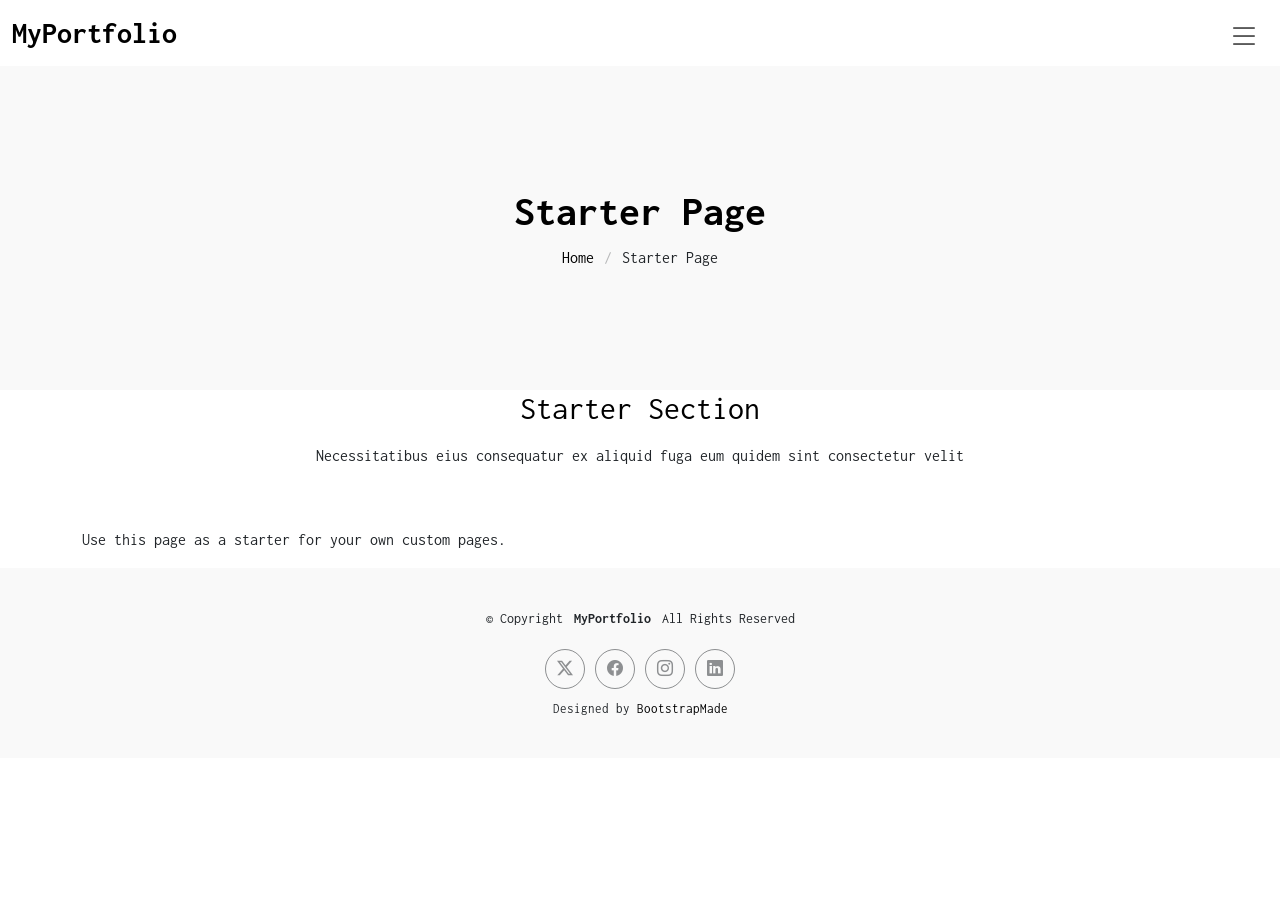
<file: starter-page.html>
<!DOCTYPE html>
<html lang="en">

<head>
  <meta charset="utf-8">
  <meta content="width=device-width, initial-scale=1.0" name="viewport">
  <title>Starter Page - MyPortfolio Bootstrap Template</title>
  <meta name="description" content="">
  <meta name="keywords" content="">

  <!-- Favicons -->
  <link href="assets/img/favicon.png" rel="icon">
  <link href="assets/img/apple-touch-icon.png" rel="apple-touch-icon">

  <!-- Fonts -->
  <link href="https://fonts.googleapis.com" rel="preconnect">
  <link href="https://fonts.gstatic.com" rel="preconnect" crossorigin>
  <link href="https://fonts.googleapis.com/css2?family=Inconsolata:wght@200;300;400;500;600;700;800;900&display=swap" rel="stylesheet">

  <!-- Vendor CSS Files -->
  <link href="assets/vendor/bootstrap/css/bootstrap.min.css" rel="stylesheet">
  <link href="assets/vendor/bootstrap-icons/bootstrap-icons.css" rel="stylesheet">
  <link href="assets/vendor/aos/aos.css" rel="stylesheet">
  <link href="assets/vendor/glightbox/css/glightbox.min.css" rel="stylesheet">
  <link href="assets/vendor/swiper/swiper-bundle.min.css" rel="stylesheet">

  <!-- Main CSS File -->
  <link href="assets/css/main.css" rel="stylesheet">

  <!-- =======================================================
  * Template Name: MyPortfolio
  * Template URL: https://bootstrapmade.com/myportfolio-bootstrap-portfolio-website-template/
  * Updated: Aug 08 2024 with Bootstrap v5.3.3
  * Author: BootstrapMade.com
  * License: https://bootstrapmade.com/license/
  ======================================================== -->
</head>

<body class="starter-page-page">

  <header id="header" class="header d-flex align-items-center sticky-top">
    <div class="container-fluid  position-relative d-flex align-items-center justify-content-between">

      <a href="index.html" class="logo d-flex align-items-center">
        <!-- Uncomment the line below if you also wish to use an image logo -->
        <!-- <img src="assets/img/logo.png" alt=""> -->
        <h1 class="sitename">MyPortfolio</h1>
      </a>

      <nav id="navmenu" class="navmenu">
        <ul>
          <li><a href="index.html">Home</a></li>
          <li><a href="about.html">About</a></li>
          <li><a href="services.html">Services</a></li>
          <li><a href="portfolio.html">Portfolio</a></li>
          <li class="dropdown"><a href="#"><span>Dropdown</span> <i class="bi bi-chevron-down toggle-dropdown"></i></a>
            <ul>
              <li><a href="#">Dropdown 1</a></li>
              <li class="dropdown"><a href="#"><span>Deep Dropdown</span> <i class="bi bi-chevron-down toggle-dropdown"></i></a>
                <ul>
                  <li><a href="#">Deep Dropdown 1</a></li>
                  <li><a href="#">Deep Dropdown 2</a></li>
                  <li><a href="#">Deep Dropdown 3</a></li>
                  <li><a href="#">Deep Dropdown 4</a></li>
                  <li><a href="#">Deep Dropdown 5</a></li>
                </ul>
              </li>
              <li><a href="#">Dropdown 2</a></li>
              <li><a href="#">Dropdown 3</a></li>
              <li><a href="#">Dropdown 4</a></li>
            </ul>
          </li>
          <li><a href="contact.html">Contact</a></li>
        </ul>
        <i class="mobile-nav-toggle d-xl-none bi bi-list"></i>
      </nav>

    </div>
  </header>

  <main class="main">

    <!-- Page Title -->
    <div class="page-title light-background">
      <div class="container">
        <h1>Starter Page</h1>
        <nav class="breadcrumbs">
          <ol>
            <li><a href="index.html">Home</a></li>
            <li class="current">Starter Page</li>
          </ol>
        </nav>
      </div>
    </div><!-- End Page Title -->

    <!-- Starter Section Section -->
    <section id="starter-section" class="starter-section section">

      <!-- Section Title -->
      <div class="container section-title" data-aos="fade-up">
        <h2>Starter Section</h2>
        <p>Necessitatibus eius consequatur ex aliquid fuga eum quidem sint consectetur velit</p>
      </div><!-- End Section Title -->

      <div class="container" data-aos="fade-up">
        <p>Use this page as a starter for your own custom pages.</p>
      </div>

    </section><!-- /Starter Section Section -->

  </main>

  <footer id="footer" class="footer light-background">

    <div class="container">
      <div class="copyright text-center ">
        <p>© <span>Copyright</span> <strong class="px-1 sitename">MyPortfolio</strong> <span>All Rights Reserved</span></p>
      </div>
      <div class="social-links d-flex justify-content-center">
        <a href=""><i class="bi bi-twitter-x"></i></a>
        <a href=""><i class="bi bi-facebook"></i></a>
        <a href=""><i class="bi bi-instagram"></i></a>
        <a href=""><i class="bi bi-linkedin"></i></a>
      </div>
      <div class="credits">
        <!-- All the links in the footer should remain intact. -->
        <!-- You can delete the links only if you've purchased the pro version. -->
        <!-- Licensing information: https://bootstrapmade.com/license/ -->
        <!-- Purchase the pro version with working PHP/AJAX contact form: [buy-url] -->
        Designed by <a href="https://bootstrapmade.com/">BootstrapMade</a>
      </div>
    </div>

  </footer>

  <!-- Scroll Top -->
  <a href="#" id="scroll-top" class="scroll-top d-flex align-items-center justify-content-center"><i class="bi bi-arrow-up-short"></i></a>

  <!-- Preloader -->
  <div id="preloader"></div>

  <!-- Vendor JS Files -->
  <script src="assets/vendor/bootstrap/js/bootstrap.bundle.min.js"></script>
  <script src="assets/vendor/php-email-form/validate.js"></script>
  <script src="assets/vendor/aos/aos.js"></script>
  <script src="assets/vendor/glightbox/js/glightbox.min.js"></script>
  <script src="assets/vendor/imagesloaded/imagesloaded.pkgd.min.js"></script>
  <script src="assets/vendor/isotope-layout/isotope.pkgd.min.js"></script>
  <script src="assets/vendor/swiper/swiper-bundle.min.js"></script>

  <!-- Main JS File -->
  <script src="assets/js/main.js"></script>

</body>

</html>
</file>
<file: assets/css/main.css>
/**
* Template Name: MyPortfolio
* Template URL: https://bootstrapmade.com/myportfolio-bootstrap-portfolio-website-template/
* Updated: Aug 08 2024 with Bootstrap v5.3.3
* Author: BootstrapMade.com
* License: https://bootstrapmade.com/license/
*/

/*--------------------------------------------------------------
# Font & Color Variables
# Help: https://bootstrapmade.com/color-system/
--------------------------------------------------------------*/
/* Fonts */
:root {
  --default-font: "Inconsolata",  system-ui, -apple-system, "Segoe UI", Roboto, "Helvetica Neue", Arial, "Noto Sans", "Liberation Sans", sans-serif, "Apple Color Emoji", "Segoe UI Emoji", "Segoe UI Symbol", "Noto Color Emoji";
  --heading-font: "Inconsolata",  sans-serif;
  --nav-font: "Inconsolata",  sans-serif;
}

/* Global Colors - The following color variables are used throughout the website. Updating them here will change the color scheme of the entire website */
:root { 
  --background-color: #ffffff; /* Background color for the entire website, including individual sections */
  --default-color: #212529; /* Default color used for the majority of the text content across the entire website */
  --heading-color: #000000; /* Color for headings, subheadings and title throughout the website */
  --accent-color: #000000; /* Accent color that represents your brand on the website. It's used for buttons, links, and other elements that need to stand out */
  --surface-color: #ffffff; /* The surface color is used as a background of boxed elements within sections, such as cards, icon boxes, or other elements that require a visual separation from the global background. */
  --contrast-color: #ffffff; /* Contrast color for text, ensuring readability against backgrounds of accent, heading, or default colors. */
}

/* Nav Menu Colors - The following color variables are used specifically for the navigation menu. They are separate from the global colors to allow for more customization options */
:root {
  --nav-color: #5b5b5b;  /* The default color of the main navmenu links */
  --nav-hover-color: #000000; /* Applied to main navmenu links when they are hovered over or active */
  --nav-mobile-background-color: #f5f5f5; /* Used as the background color for mobile navigation menu */
  --nav-dropdown-background-color: #ffffff; /* Used as the background color for dropdown items that appear when hovering over primary navigation items */
  --nav-dropdown-color: #5b5b5b; /* Used for navigation links of the dropdown items in the navigation menu. */
  --nav-dropdown-hover-color: #000000; /* Similar to --nav-hover-color, this color is applied to dropdown navigation links when they are hovered over. */
}

/* Color Presets - These classes override global colors when applied to any section or element, providing reuse of the sam color scheme. */

.light-background {
  --background-color: #f9f9f9;
  --surface-color: #ffffff;
}

.dark-background {
  --background-color: #060606;
  --default-color: #ffffff;
  --heading-color: #ffffff;
  --surface-color: #252525;
  --contrast-color: #ffffff;
}

/* Smooth scroll */
:root {
  scroll-behavior: smooth;
}

/*--------------------------------------------------------------
# General Styling & Shared Classes
--------------------------------------------------------------*/
body {
  color: var(--default-color);
  background-color: var(--background-color);
  font-family: var(--default-font);
}

a {
  color: var(--accent-color);
  text-decoration: none;
  transition: 0.3s;
}

a:hover {
  color: color-mix(in srgb, var(--accent-color), transparent 25%);
  text-decoration: none;
}

h1,
h2,
h3,
h4,
h5,
h6 {
  color: var(--heading-color);
  font-family: var(--heading-font);
}

/* PHP Email Form Messages
------------------------------*/
.php-email-form .error-message {
  display: none;
  background: #df1529;
  color: #ffffff;
  text-align: left;
  padding: 15px;
  margin-bottom: 24px;
  font-weight: 600;
}

.php-email-form .sent-message {
  display: none;
  color: #ffffff;
  background: #059652;
  text-align: center;
  padding: 15px;
  margin-bottom: 24px;
  font-weight: 600;
}

.php-email-form .loading {
  display: none;
  background: var(--surface-color);
  text-align: center;
  padding: 15px;
  margin-bottom: 24px;
}

.php-email-form .loading:before {
  content: "";
  display: inline-block;
  border-radius: 50%;
  width: 24px;
  height: 24px;
  margin: 0 10px -6px 0;
  border: 3px solid var(--accent-color);
  border-top-color: var(--surface-color);
  animation: php-email-form-loading 1s linear infinite;
}

@keyframes php-email-form-loading {
  0% {
    transform: rotate(0deg);
  }

  100% {
    transform: rotate(360deg);
  }
}

/*--------------------------------------------------------------
# Global Header
--------------------------------------------------------------*/
.header {
  color: var(--default-color);
  background-color: var(--background-color);
  padding: 15px 0;
  transition: all 0.5s;
  z-index: 997;
}

.header .logo {
  line-height: 1;
  min-width: 150px;
}

.header .logo img {
  max-height: 32px;
  margin-right: 8px;
}

.header .logo h1 {
  font-size: 30px;
  margin: 0;
  font-weight: 700;
  color: var(--heading-color);
}

/*--------------------------------------------------------------
# Navigation Menu
--------------------------------------------------------------*/
/* Navmenu */
.mobile-nav-toggle {
  color: var(--nav-color);
  position: fixed;
  top: 20px;
  right: 20px;
  font-size: 32px;
  line-height: 0;
  cursor: pointer;
  display: block !important;
  z-index: 998;
  transition: 0.3s;
}

.mobile-nav-toggle:hover {
  color: var(--nav-hover-color);
}

.navmenu {
  position: fixed;
  top: 0;
  bottom: 0;
  right: -300px;
  z-index: 997;
  transition: 0.3s;
  width: 300px;
  overflow: hidden;
}

.navmenu ul {
  display: block;
  list-style: none;
  padding: 10px 0;
  margin: 0;
  overflow-y: auto;
  transition: 0.3s;
  z-index: 998;
}

.navmenu a,
.navmenu a:focus {
  color: var(--nav-dropdown-color);
  padding: 10px 20px;
  font-family: var(--nav-font);
  font-size: 17px;
  font-weight: 500;
  display: flex;
  align-items: center;
  justify-content: space-between;
  white-space: nowrap;
  transition: 0.3s;
}

.navmenu a i,
.navmenu a:focus i {
  font-size: 12px;
  line-height: 0;
  margin-left: 5px;
  width: 30px;
  height: 30px;
  display: flex;
  align-items: center;
  justify-content: center;
  border-radius: 50%;
  transition: 0.3s;
  background-color: color-mix(in srgb, var(--accent-color), transparent 90%);
}

.navmenu a i:hover,
.navmenu a:focus i:hover {
  background-color: var(--accent-color);
  color: var(--contrast-color);
}

.navmenu a:hover,
.navmenu .active,
.navmenu .active:focus {
  color: var(--nav-dropdown-hover-color);
}

.navmenu .active i,
.navmenu .active:focus i {
  background-color: var(--accent-color);
  color: var(--contrast-color);
  transform: rotate(180deg);
}

.navmenu .dropdown ul {
  position: static;
  display: none;
  z-index: 99;
  padding: 10px 0;
  margin: 10px 20px;
  box-shadow: none;
  transition: all 0.5s ease-in-out;
}

.navmenu .dropdown>.dropdown-active {
  display: block;
  background-color: var(--nav-dropdown-background-color);
  border: 1px solid color-mix(in srgb, var(--nav-dropdown-color), transparent 90%);
}

.mobile-nav-active {
  overflow: hidden;
}

.mobile-nav-active .mobile-nav-toggle {
  right: 310px;
  background-color: var(--surface-color);
  border-radius: 50%;
  border: 1px solid color-mix(in srgb, var(--default-color), transparent 80%);
}

.mobile-nav-active .navmenu {
  position: fixed;
  overflow: hidden;
  top: 0;
  bottom: 0;
  right: 0;
  background-color: var(--nav-mobile-background-color);
  transition: 0.3s;
}

/*--------------------------------------------------------------
# Global Footer
--------------------------------------------------------------*/
.footer {
  color: var(--default-color);
  background-color: var(--background-color);
  font-size: 14px;
  padding: 40px 0;
  position: relative;
}

.footer .copyright p {
  margin-bottom: 0;
}

.footer .social-links {
  margin-top: 20px;
}

.footer .social-links a {
  display: flex;
  align-items: center;
  justify-content: center;
  width: 40px;
  height: 40px;
  border-radius: 50%;
  border: 1px solid color-mix(in srgb, var(--default-color), transparent 50%);
  font-size: 16px;
  color: color-mix(in srgb, var(--default-color), transparent 50%);
  margin: 0 5px;
  transition: 0.3s;
}

.footer .social-links a:hover {
  color: var(--accent-color);
  border-color: var(--accent-color);
}

.footer .credits {
  margin-top: 10px;
  font-size: 13px;
  text-align: center;
}

/*--------------------------------------------------------------
# Preloader
--------------------------------------------------------------*/
#preloader {
  position: fixed;
  inset: 0;
  z-index: 9999;
  overflow: hidden;
  background-color: var(--background-color);
  transition: all 0.6s ease-out;
}

#preloader:before {
  content: "";
  position: fixed;
  top: calc(50% - 30px);
  left: calc(50% - 30px);
  border: 6px solid var(--accent-color);
  border-top-color: color-mix(in srgb, var(--accent-color), transparent 90%);
  border-radius: 50%;
  width: 60px;
  height: 60px;
  animation: animate-preloader 1s linear infinite;
}

@keyframes animate-preloader {
  0% {
    transform: rotate(0deg);
  }

  100% {
    transform: rotate(360deg);
  }
}

/*--------------------------------------------------------------
# Scroll Top Button
--------------------------------------------------------------*/
.scroll-top {
  position: fixed;
  visibility: hidden;
  opacity: 0;
  right: 15px;
  bottom: -15px;
  z-index: 99999;
  background-color: var(--accent-color);
  width: 44px;
  height: 44px;
  border-radius: 50px;
  transition: all 0.4s;
}

.scroll-top i {
  font-size: 24px;
  color: var(--contrast-color);
  line-height: 0;
}

.scroll-top:hover {
  background-color: color-mix(in srgb, var(--accent-color), transparent 20%);
  color: var(--contrast-color);
}

.scroll-top.active {
  visibility: visible;
  opacity: 1;
  bottom: 15px;
}

/*--------------------------------------------------------------
# Disable aos animation delay on mobile devices
--------------------------------------------------------------*/
@media screen and (max-width: 768px) {
  [data-aos-delay] {
    transition-delay: 0 !important;
  }
}

/*--------------------------------------------------------------
# Global Page Titles & Breadcrumbs
--------------------------------------------------------------*/
.page-title {
  color: var(--default-color);
  background-color: var(--background-color);
  padding: 120px 0;
  text-align: center;
  position: relative;
}

.page-title h1 {
  font-size: 42px;
  font-weight: 700;
  margin-bottom: 10px;
}

.page-title .breadcrumbs ol {
  display: flex;
  flex-wrap: wrap;
  list-style: none;
  justify-content: center;
  padding: 0;
  margin: 0;
  font-size: 16px;
  font-weight: 400;
}

.page-title .breadcrumbs ol li+li {
  padding-left: 10px;
}

.page-title .breadcrumbs ol li+li::before {
  content: "/";
  display: inline-block;
  padding-right: 10px;
  color: color-mix(in srgb, var(--default-color), transparent 70%);
}

/*--------------------------------------------------------------
# Global Sections
--------------------------------------------------------------*/
section,
.section {
  color: var(--default-color);
  background-color: var(--background-color);
  padding: 0px 0;
  scroll-margin-top: 90px;
  overflow: clip;
}

@media (max-width: 1199px) {

  section,
  .section {
    scroll-margin-top: 66px;
  }
}

/*--------------------------------------------------------------
# Global Section Titles
--------------------------------------------------------------*/
.section-title {
  text-align: center;
  padding-bottom: 60px;
  position: relative;
}

.section-title h2 {
  font-size: 32px;
  font-weight: 400;
  margin-bottom: 15px;
}

.section-title p {
  margin-bottom: 0;
}

/*--------------------------------------------------------------
# Portfolio Section
--------------------------------------------------------------*/
.portfolio .portfolio-info h3 {
  font-size: 24px;
  margin-bottom: 5px;
}

.portfolio .portfolio-info p {
  font-size: 15px;
}

.portfolio .portfolio-filters {
  padding: 0;
  margin: 0 auto 20px auto;
  list-style: none;
}

.portfolio .portfolio-filters li {
  cursor: pointer;
  display: inline-block;
  padding: 0;
  font-size: 16px;
  font-weight: 400;
  margin: 0 10px;
  line-height: 1;
  margin-bottom: 5px;
  transition: all 0.3s ease-in-out;
}

.portfolio .portfolio-filters li:hover,
.portfolio .portfolio-filters li.filter-active {
  border-bottom: 2px solid var(--default-color);
  padding-bottom: 3px;
}

.portfolio .portfolio-filters li:first-child {
  margin-left: 0;
}

.portfolio .portfolio-filters li:last-child {
  margin-right: 5px;
}

@media (max-width: 575px) {
  .portfolio .portfolio-filters li {
    font-size: 14px;
    margin: 0 5px;
  }
}

.portfolio .portfolio-content {
  position: relative;
  overflow: hidden;
}

.portfolio .portfolio-content img {
  transition: 0.3s;
}

.portfolio .portfolio-content .portfolio-info {
  opacity: 0;
  position: absolute;
  inset: 0;
  z-index: 3;
  transition: all ease-in-out 0.3s;
  background: rgba(0, 0, 0, 0.6);
  padding: 15px;
  display: flex;
  align-items: center;
  justify-content: center;
  flex-direction: column;
}

.portfolio .portfolio-content .portfolio-info h4 {
  font-size: 18px;
  mask-border: 0;
  font-weight: 400;
  color: #ffffff;
  display: inline-block;
}

.portfolio .portfolio-content .portfolio-info p {
  text-align: center;
  display: inline-block;
  font-size: 14px;
  font-weight: 400;
  color: rgba(255, 255, 255, 0.8);
}

.portfolio .portfolio-content .portfolio-info .preview-link,
.portfolio .portfolio-content .portfolio-info .details-link {
  font-size: 26px;
  color: #fff;
  transition: 0.3s;
  line-height: 1.2;
}

.portfolio .portfolio-content .portfolio-info .preview-link:hover,
.portfolio .portfolio-content .portfolio-info .details-link:hover {
  color: var(--accent-color);
}

.portfolio .portfolio-content .portfolio-info .details-link {
  left: 50%;
  font-size: 34px;
  line-height: 0;
}

.portfolio .portfolio-content:hover .portfolio-info {
  opacity: 1;
}

.portfolio .portfolio-content:hover img {
  transform: scale(1.1);
}

/*--------------------------------------------------------------
# Clients Section
--------------------------------------------------------------*/
.clients .swiper-slide img {
  opacity: 0.5;
  transition: 0.3s;
  filter: grayscale(100);
}

.clients .swiper-slide img:hover {
  filter: none;
  opacity: 1;
}

.clients .swiper-wrapper {
  height: auto;
}

.clients .swiper-pagination {
  margin-top: 20px;
  position: relative;
}

.clients .swiper-pagination .swiper-pagination-bullet {
  width: 12px;
  height: 12px;
  opacity: 1;
  background-color: color-mix(in srgb, var(--default-color), transparent 80%);
}

.clients .swiper-pagination .swiper-pagination-bullet-active {
  background-color: var(--accent-color);
}

/*--------------------------------------------------------------
# Services Section
--------------------------------------------------------------*/
.services .service-item {
  background-color: var(--surface-color);
  padding: 40px;
  box-shadow: 0px 0 30px rgba(0, 0, 0, 0.1);
  height: 100%;
}

.services .service-item .icon {
  width: 48px;
  height: 48px;
  position: relative;
  margin-bottom: 50px;
}

.services .service-item .icon i {
  color: color-mix(in srgb, var(--heading-color), transparent 30%);
  font-size: 56px;
  transition: ease-in-out 0.3s;
  z-index: 2;
  position: relative;
}

.services .service-item .icon:before {
  position: absolute;
  content: "";
  height: 100%;
  width: 100%;
  background: color-mix(in srgb, var(--heading-color), transparent 95%);
  border-radius: 50px;
  z-index: 1;
  top: 10px;
  right: -20px;
  transition: 0.3s;
}

.services .service-item h3 {
  color: color-mix(in srgb, var(--heading-color), transparent 20%);
  font-weight: 700;
  margin: 0 0 20px 0;
  padding-bottom: 8px;
  font-size: 22px;
  position: relative;
  display: inline-block;
  border-bottom: 4px solid color-mix(in srgb, var(--heading-color), transparent 90%);
  transition: 0.3s;
}

.services .service-item p {
  line-height: 24px;
  font-size: 14px;
  margin-bottom: 0;
}

.services .service-item .readmore {
  margin-top: 15px;
  display: inline-block;
  color: color-mix(in srgb, var(--default-color), transparent 30%);
}

.services .service-item:hover .icon i {
  color: var(--heading-color);
}

.services .service-item:hover .icon:before {
  background: color-mix(in srgb, var(--heading-color), transparent 90%);
}

.services .service-item:hover h3 {
  border-color: color-mix(in srgb, var(--accent-color), transparent 70%);
  color: var(--heading-color);
}

.services .service-item:hover .readmore {
  color: var(--accent-color);
}

/*--------------------------------------------------------------
# Testimonials Section
--------------------------------------------------------------*/
.testimonials .section-header {
  margin-bottom: 40px;
}

.testimonials .testimonials-carousel,
.testimonials .testimonials-slider {
  overflow: hidden;
}

.testimonials .testimonial-item {
  text-align: center;
}

.testimonials .testimonial-item .testimonial-img {
  width: 120px;
  border-radius: 50%;
  border: 4px solid var(--background-color);
  margin: 0 auto;
}

.testimonials .testimonial-item h3 {
  font-size: 20px;
  font-weight: bold;
  margin: 10px 0 5px 0;
}

.testimonials .testimonial-item h4 {
  font-size: 14px;
  color: color-mix(in srgb, var(--default-color), transparent 40%);
  margin: 0 0 15px 0;
}

.testimonials .testimonial-item .stars {
  margin-bottom: 15px;
}

.testimonials .testimonial-item .stars i {
  color: #ffc107;
  margin: 0 1px;
}

.testimonials .testimonial-item .quote-icon-left,
.testimonials .testimonial-item .quote-icon-right {
  color: color-mix(in srgb, var(--accent-color), transparent 50%);
  font-size: 26px;
  line-height: 0;
}

.testimonials .testimonial-item .quote-icon-left {
  display: inline-block;
  left: -5px;
  position: relative;
}

.testimonials .testimonial-item .quote-icon-right {
  display: inline-block;
  right: -5px;
  position: relative;
  top: 10px;
  transform: scale(-1, -1);
}

.testimonials .testimonial-item p {
  font-style: italic;
  margin: 0 auto 15px auto;
}

.testimonials .swiper-wrapper {
  height: auto;
}

.testimonials .swiper-pagination {
  margin-top: 20px;
  position: relative;
}

.testimonials .swiper-pagination .swiper-pagination-bullet {
  width: 12px;
  height: 12px;
  opacity: 1;
  background-color: color-mix(in srgb, var(--default-color), transparent 85%);
}

.testimonials .swiper-pagination .swiper-pagination-bullet-active {
  background-color: var(--accent-color);
}

@media (min-width: 992px) {
  .testimonials .testimonial-item p {
    width: 80%;
  }
}

/*--------------------------------------------------------------
# About Section
--------------------------------------------------------------*/
.about .content h2 {
  font-weight: 700;
  font-size: 24px;
}

.about .content ul {
  list-style: none;
  padding: 0;
}

.about .content ul li {
  margin-bottom: 20px;
  display: flex;
  align-items: center;
}

.about .content ul strong {
  margin-right: 10px;
}

.about .content ul i {
  font-size: 16px;
  margin-right: 5px;
  color: var(--accent-color);
  line-height: 0;
}

/*--------------------------------------------------------------
# Resume Section
--------------------------------------------------------------*/
.resume .resume-title {
  color: var(--heading-color);
  font-size: 26px;
  font-weight: 700;
  margin-top: 20px;
  margin-bottom: 20px;
}

.resume .resume-item {
  padding: 0 0 20px 20px;
  margin-top: -2px;
  border-left: 2px solid var(--accent-color);
  position: relative;
}

.resume .resume-item h4 {
  line-height: 18px;
  font-size: 18px;
  font-weight: 600;
  text-transform: uppercase;
  color: color-mix(in srgb, var(--default-color), transparent 20%);
  margin-bottom: 10px;
}

.resume .resume-item h5 {
  font-size: 16px;
  padding: 5px 15px;
  display: inline-block;
  font-weight: 600;
  margin-bottom: 10px;
}

.resume .resume-item ul {
  padding-left: 20px;
}

.resume .resume-item ul li {
  padding-bottom: 10px;
}

.resume .resume-item:last-child {
  padding-bottom: 0;
}

.resume .resume-item::before {
  content: "";
  position: absolute;
  width: 16px;
  height: 16px;
  border-radius: 50px;
  left: -9px;
  top: 0;
  background: var(--background-color);
  border: 2px solid var(--accent-color);
}

/*--------------------------------------------------------------
# Pricing Section
--------------------------------------------------------------*/
.pricing .pricing-item {
  background-color: var(--surface-color);
  padding: 60px 40px;
  box-shadow: 0 3px 20px -2px rgba(0, 0, 0, 0.1);
  height: 100%;
  position: relative;
}

.pricing h3 {
  font-weight: 600;
  margin-bottom: 15px;
  font-size: 20px;
}

.pricing h4 {
  font-size: 48px;
  color: var(--accent-color);
  font-family: var(--heading-font);
  font-weight: 400;
}

.pricing h4 sup {
  font-size: 28px;
}

.pricing h4 span {
  color: color-mix(in srgb, var(--default-color), transparent 60%);
  font-size: 18px;
}

.pricing ul {
  padding: 20px 0;
  list-style: none;
  color: color-mix(in srgb, var(--default-color), transparent 30%);
  text-align: left;
  line-height: 20px;
}

.pricing ul li {
  padding: 10px 0;
  display: flex;
  align-items: center;
}

.pricing ul i {
  color: #059652;
  font-size: 24px;
  padding-right: 3px;
}

.pricing ul .na {
  color: color-mix(in srgb, var(--default-color), transparent 60%);
}

.pricing ul .na i {
  color: color-mix(in srgb, var(--default-color), transparent 60%);
}

.pricing ul .na span {
  text-decoration: line-through;
}

.pricing .buy-btn {
  color: color-mix(in srgb, var(--default-color), transparent 40%);
  background-color: var(--background-color);
  display: inline-block;
  padding: 8px 35px 10px 35px;
  border-radius: 4px;
  border: 1px solid color-mix(in srgb, var(--default-color), transparent 60%);
  transition: none;
  font-size: 16px;
  font-weight: 500;
  font-family: var(--heading-font);
  transition: 0.3s;
}

.pricing .buy-btn:hover {
  background: var(--accent-color);
  border-color: var(--accent-color);
  color: var(--contrast-color);
}

.pricing .featured {
  z-index: 10;
}

.pricing .featured .pricing-item {
  background: var(--accent-color);
}

@media (min-width: 992px) {
  .pricing .featured .pricing-item {
    transform: scale(1.02, 1.1);
  }
}

.pricing .featured h3,
.pricing .featured h4,
.pricing .featured h4 span,
.pricing .featured ul,
.pricing .featured ul .na,
.pricing .featured ul i,
.pricing .featured ul .na i {
  color: var(--contrast-color);
}

.pricing .featured .buy-btn {
  background: var(--accent-color);
  color: var(--contrast-color);
  border-color: var(--contrast-color);
}

.pricing .featured .buy-btn:hover {
  background: color-mix(in srgb, var(--background-color), transparent 92%);
}

/*--------------------------------------------------------------
# Alt Pricing Section
--------------------------------------------------------------*/
.alt-pricing .pricing-item {
  border-bottom: 1px dashed color-mix(in srgb, var(--default-color), transparent 60%);
  width: 100%;
  height: 100%;
  padding: 0 0 15px 0;
}

.alt-pricing .pricing-item h3 {
  margin: 0;
  font-size: 20px;
  font-weight: 600;
}

.alt-pricing .pricing-item h4 {
  margin: 0;
  font-size: 18px;
  color: var(--accent-color);
}

/*--------------------------------------------------------------
# Portfolio Details Section
--------------------------------------------------------------*/
.portfolio-details .portfolio-details-slider img {
  width: 100%;
}

.portfolio-details .portfolio-details-slider .swiper-pagination {
  margin-top: 20px;
  position: relative;
}

.portfolio-details .portfolio-details-slider .swiper-pagination .swiper-pagination-bullet {
  width: 12px;
  height: 12px;
  background-color: color-mix(in srgb, var(--default-color), transparent 85%);
  opacity: 1;
}

.portfolio-details .portfolio-details-slider .swiper-pagination .swiper-pagination-bullet-active {
  background-color: var(--accent-color);
}

.portfolio-details .portfolio-info {
  background-color: var(--surface-color);
  padding: 30px;
  box-shadow: 0px 0 30px rgba(0, 0, 0, 0.1);
}

.portfolio-details .portfolio-info h3 {
  font-size: 22px;
  font-weight: 700;
  margin-bottom: 20px;
  padding-bottom: 20px;
  border-bottom: 1px solid color-mix(in srgb, var(--default-color), transparent 85%);
}

.portfolio-details .portfolio-info ul {
  list-style: none;
  padding: 0;
  font-size: 15px;
}

.portfolio-details .portfolio-info ul li+li {
  margin-top: 10px;
}

.portfolio-details .portfolio-description {
  padding-top: 30px;
}

.portfolio-details .portfolio-description h2 {
  font-size: 26px;
  font-weight: 700;
  margin-bottom: 20px;
}

.portfolio-details .portfolio-description p {
  padding: 0;
  color: color-mix(in srgb, var(--default-color), transparent 30%);
}

/*--------------------------------------------------------------
# Service Details Section
--------------------------------------------------------------*/
.service-details .services-list {
  background-color: var(--surface-color);
  padding: 10px 30px;
  border: 1px solid color-mix(in srgb, var(--default-color), transparent 90%);
  margin-bottom: 20px;
}

.service-details .services-list a {
  display: block;
  line-height: 1;
  padding: 8px 0 8px 15px;
  border-left: 3px solid color-mix(in srgb, var(--default-color), transparent 70%);
  margin: 20px 0;
  color: color-mix(in srgb, var(--default-color), transparent 20%);
  transition: 0.3s;
}

.service-details .services-list a.active {
  color: var(--heading-color);
  font-weight: 700;
  border-color: var(--accent-color);
}

.service-details .services-list a:hover {
  border-color: var(--accent-color);
}

.service-details .services-img {
  margin-bottom: 20px;
}

.service-details h3 {
  font-size: 26px;
  font-weight: 700;
}

.service-details h4 {
  font-size: 20px;
  font-weight: 700;
}

.service-details p {
  font-size: 15px;
}

.service-details ul {
  list-style: none;
  padding: 0;
  font-size: 15px;
}

.service-details ul li {
  padding: 5px 0;
  display: flex;
  align-items: center;
}

.service-details ul i {
  font-size: 20px;
  margin-right: 8px;
  color: var(--accent-color);
}

/*--------------------------------------------------------------
# Starter Section Section
--------------------------------------------------------------*/
/* .starter-section {
  Add your styles here
} */

/*--------------------------------------------------------------
# Contact Section
--------------------------------------------------------------*/
.contact {
  background-image: url("../img/contact-bg.png");
  background-position: left center;
  background-repeat: no-repeat;
  position: relative;
}

@media (max-width: 640px) {
  .contact {
    background-position: center 50px;
    background-size: contain;
  }
}

.contact:before {
  content: "";
  background: color-mix(in srgb, var(--background-color), transparent 30%);
  position: absolute;
  bottom: 0;
  top: 0;
  left: 0;
  right: 0;
}

.contact .info-item+.info-item {
  margin-top: 40px;
}

.contact .info-item i {
  background: var(--accent-color);
  color: var(--contrast-color);
  font-size: 20px;
  width: 44px;
  height: 44px;
  display: flex;
  justify-content: center;
  align-items: center;
  border-radius: 50px;
  transition: all 0.3s ease-in-out;
  margin-right: 15px;
}

.contact .info-item h3 {
  padding: 0;
  font-size: 18px;
  font-weight: 700;
  margin-bottom: 5px;
}

.contact .info-item p {
  padding: 0;
  margin-bottom: 0;
  font-size: 14px;
}

.contact .php-email-form {
  height: 100%;
}

.contact .php-email-form input[type=text],
.contact .php-email-form input[type=email],
.contact .php-email-form textarea {
  font-size: 14px;
  padding: 10px 15px;
  box-shadow: none;
  border-radius: 0;
  color: var(--default-color);
  background-color: color-mix(in srgb, var(--background-color), transparent 50%);
  border-color: color-mix(in srgb, var(--default-color), transparent 80%);
}

.contact .php-email-form input[type=text]:focus,
.contact .php-email-form input[type=email]:focus,
.contact .php-email-form textarea:focus {
  border-color: var(--accent-color);
}

.contact .php-email-form input[type=text]::placeholder,
.contact .php-email-form input[type=email]::placeholder,
.contact .php-email-form textarea::placeholder {
  color: color-mix(in srgb, var(--default-color), transparent 70%);
}

.contact .php-email-form button[type=submit] {
  color: var(--contrast-color);
  background: var(--accent-color);
  border: 0;
  padding: 10px 30px;
  transition: 0.4s;
  border-radius: 50px;
}

.contact .php-email-form button[type=submit]:hover {
  background: color-mix(in srgb, var(--accent-color), transparent 20%);
}
</file>
